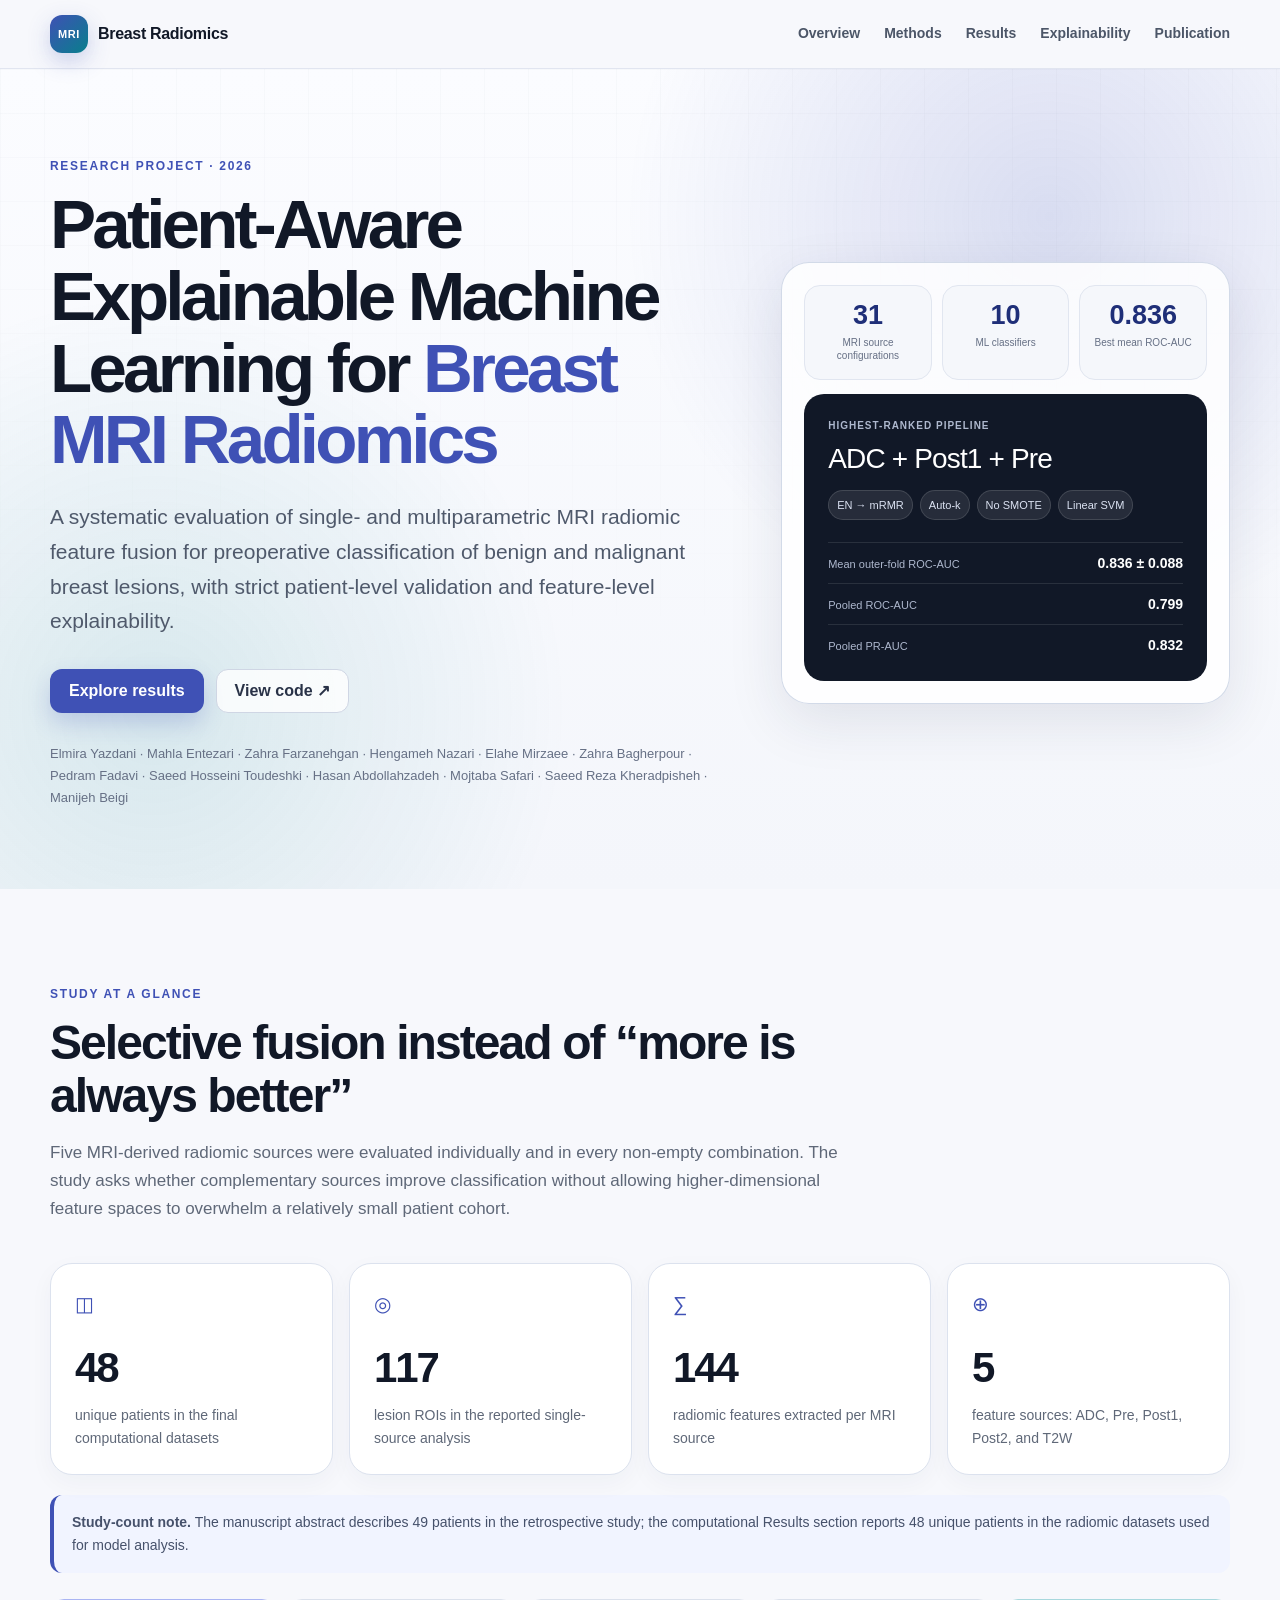
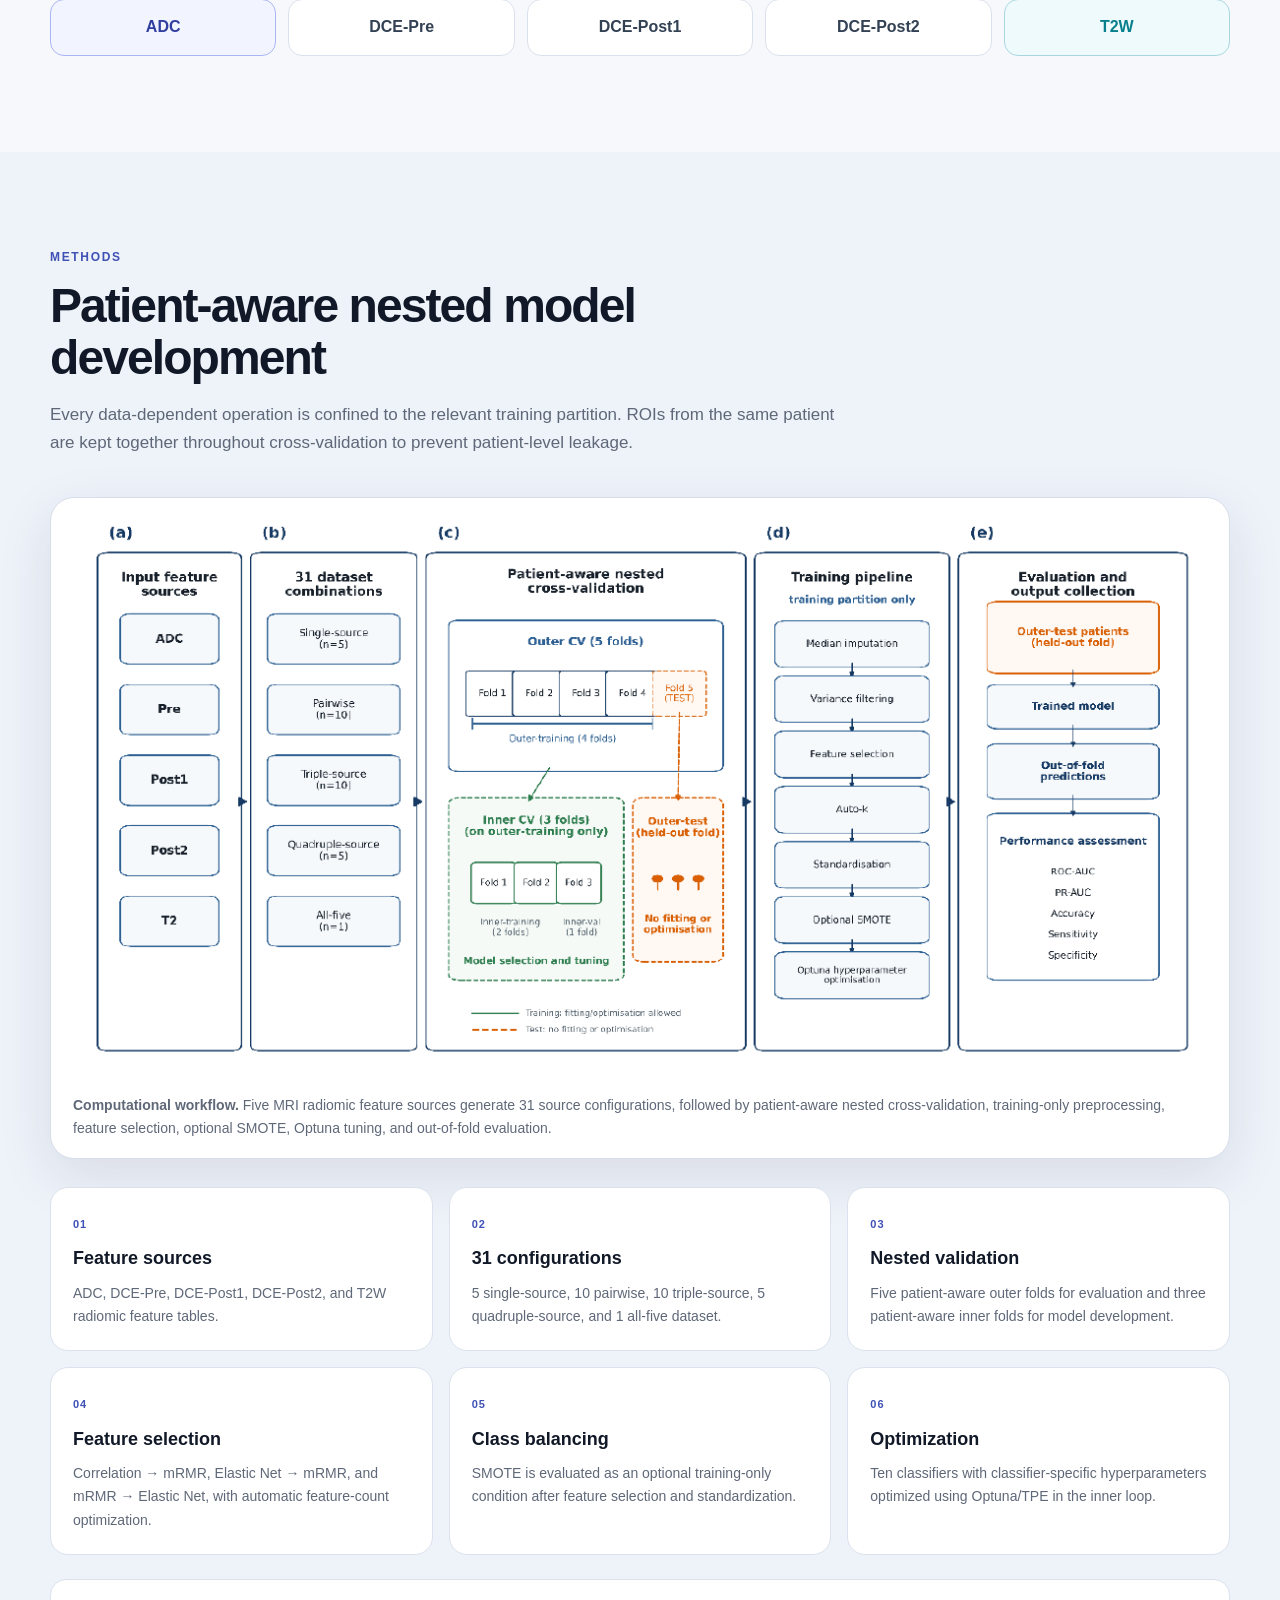
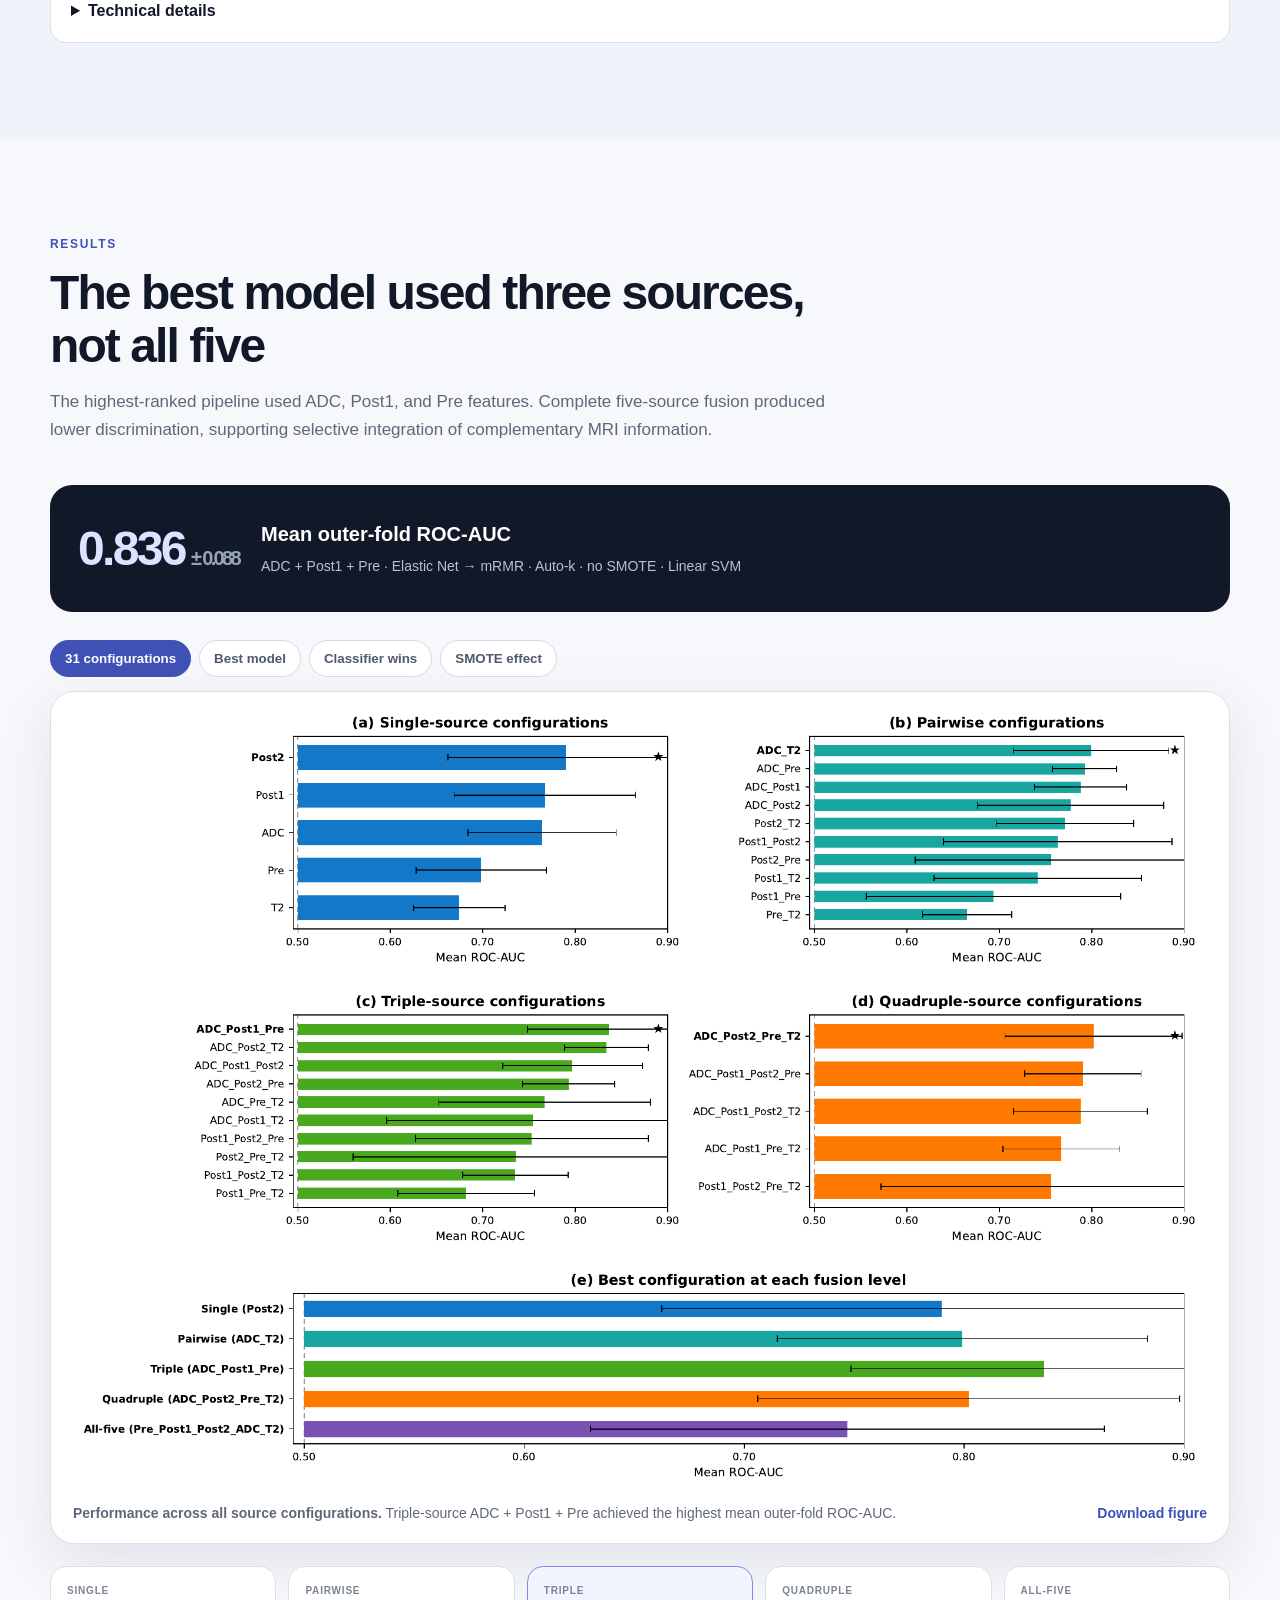
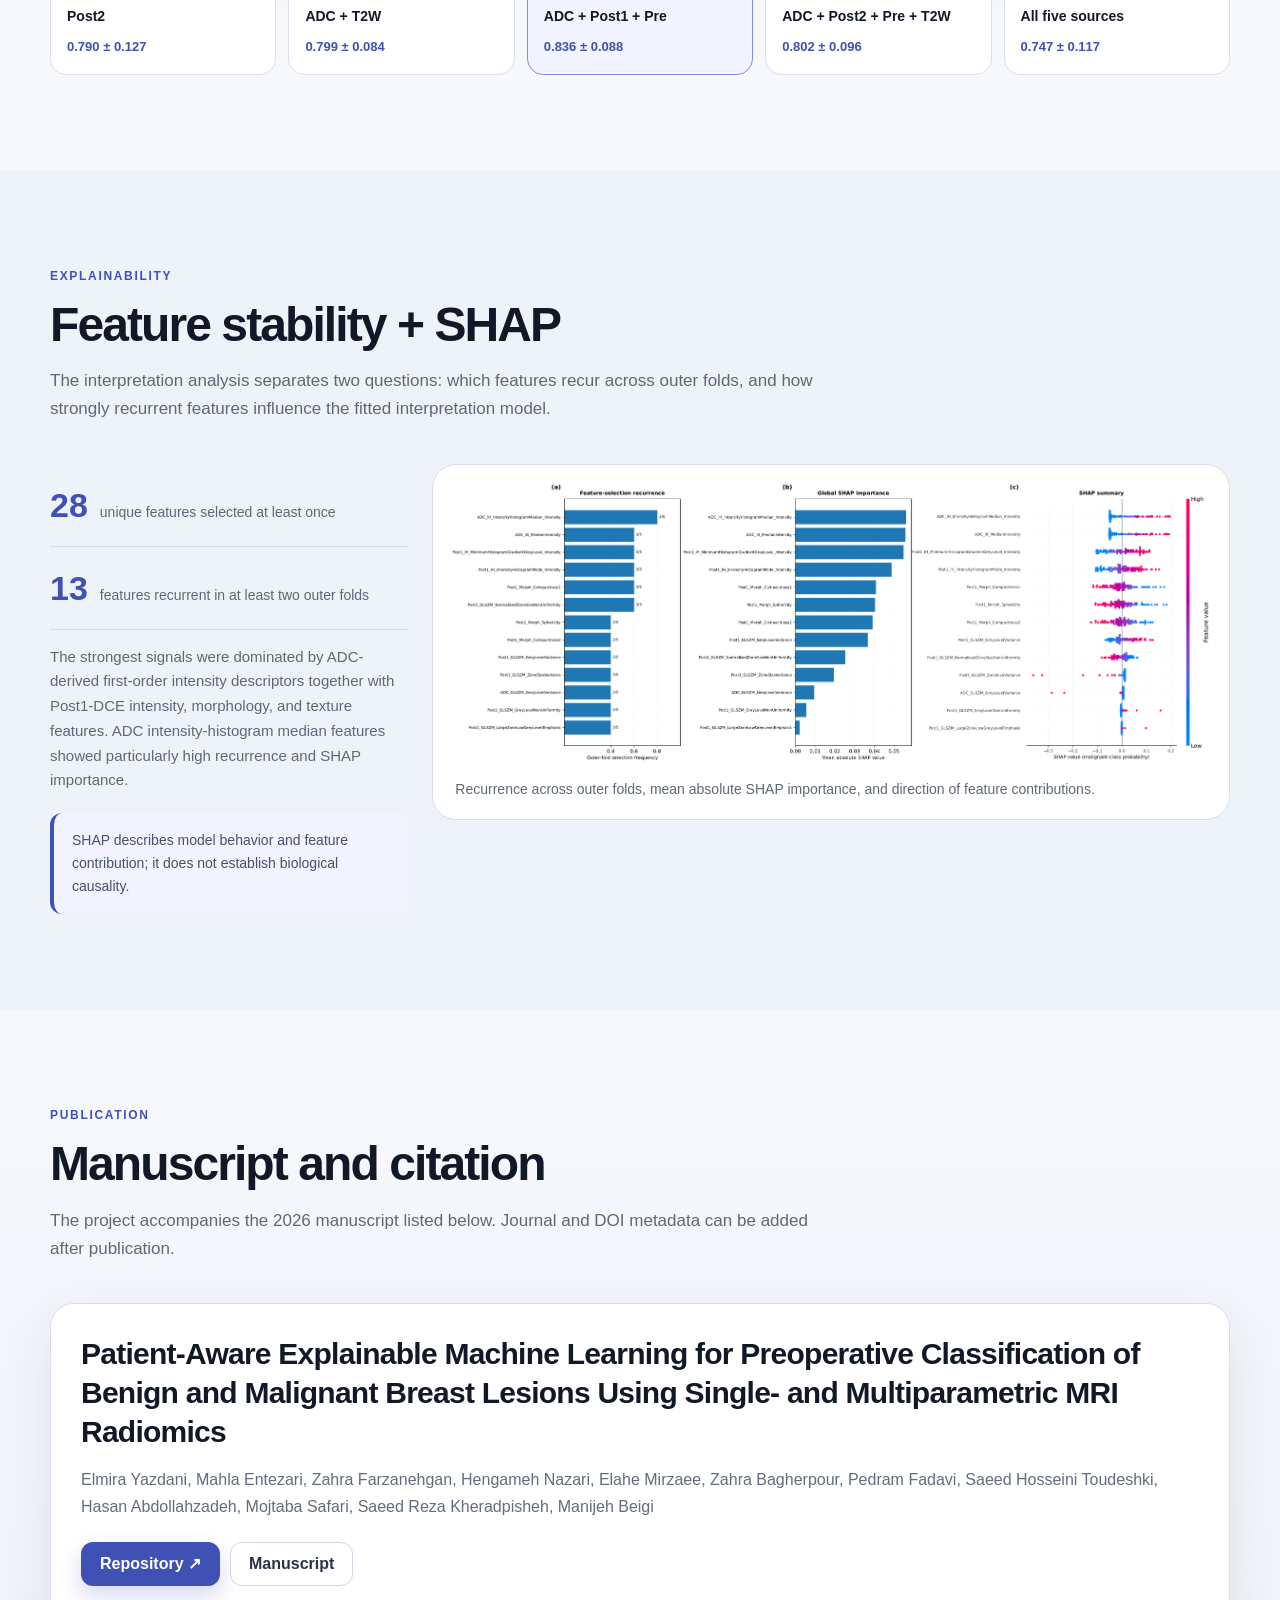
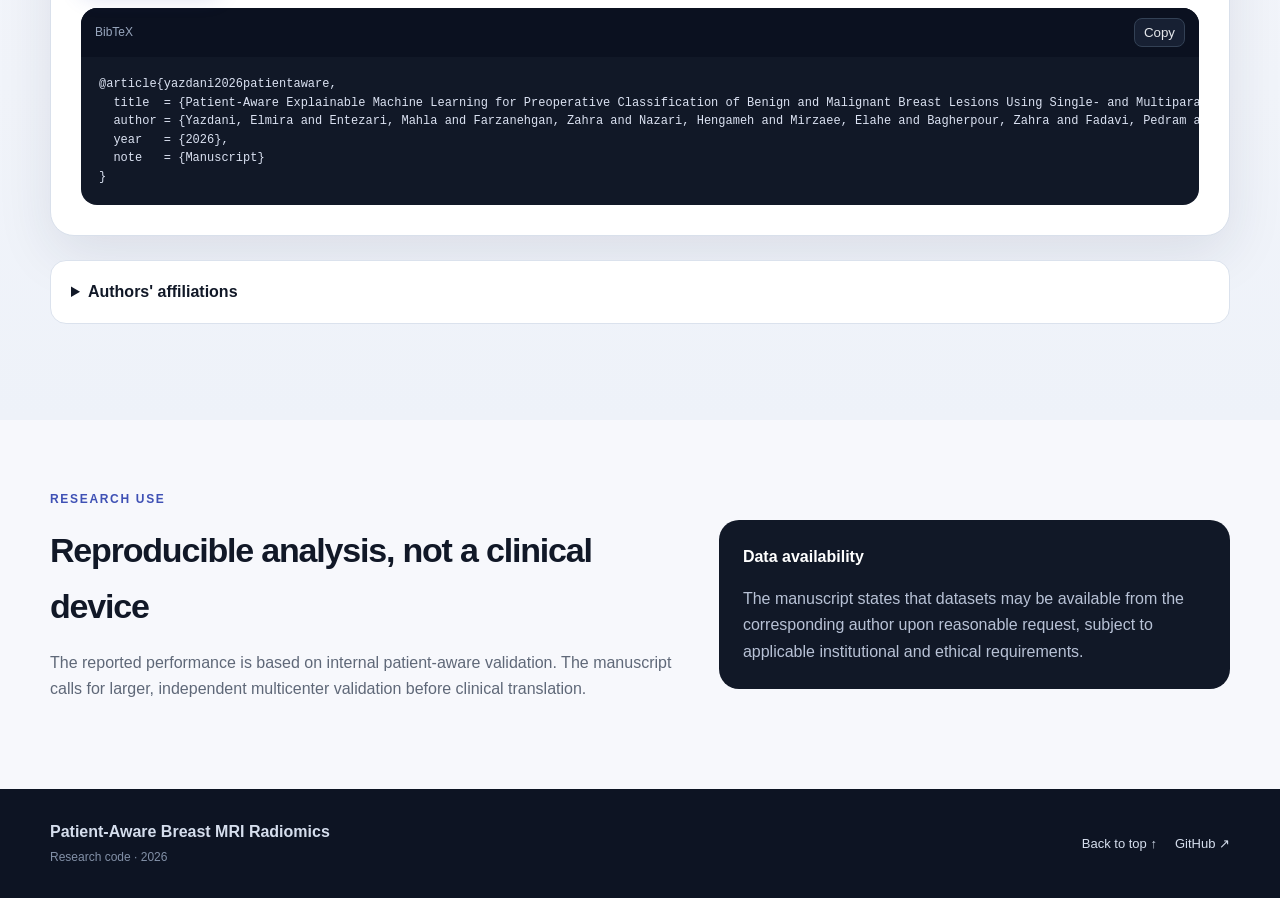
<file: breast_mri_radiomics_site/index.html>
<!doctype html>
<html lang="en">
<head>
  <meta charset="utf-8" />
  <meta name="viewport" content="width=device-width, initial-scale=1" />
  <meta name="description" content="Patient-aware explainable machine learning for benign and malignant breast lesion classification using single- and multiparametric MRI radiomics." />
  <meta name="theme-color" content="#111827" />
  <meta property="og:title" content="Patient-Aware Breast MRI Radiomics" />
  <meta property="og:description" content="Explainable patient-aware machine learning with selective multiparametric MRI radiomic feature fusion." />
  <meta property="og:type" content="website" />
  <meta property="og:image" content="assets/overall-performance.png" />
  <title>Patient-Aware Breast MRI Radiomics</title>
  <link rel="icon" href="assets/favicon.svg" type="image/svg+xml" />
  <link rel="stylesheet" href="styles.css" />
</head>
<body>
  <a class="skip-link" href="#main">Skip to content</a>

  <header class="site-header" id="top">
    <div class="container nav-wrap">
      <a class="brand" href="#top" aria-label="Home">
        <span class="brand-mark">MRI</span>
        <span>Breast Radiomics</span>
      </a>
      <button class="nav-toggle" id="navToggle" aria-label="Toggle navigation" aria-expanded="false">☰</button>
      <nav class="nav" id="navMenu" aria-label="Primary navigation">
        <a href="#overview">Overview</a>
        <a href="#methods">Methods</a>
        <a href="#results">Results</a>
        <a href="#explainability">Explainability</a>
        <a href="#publication">Publication</a>
      </nav>
    </div>
  </header>

  <main id="main">
    <section class="hero section-shell">
      <div class="hero-grid container">
        <div class="hero-copy reveal">
          <div class="eyebrow">Research project · 2026</div>
          <h1>Patient-Aware Explainable Machine Learning for <span>Breast MRI Radiomics</span></h1>
          <p class="hero-lead">
            A systematic evaluation of single- and multiparametric MRI radiomic feature fusion for
            preoperative classification of benign and malignant breast lesions, with strict patient-level
            validation and feature-level explainability.
          </p>
          <div class="hero-actions">
            <a class="button primary" href="#results">Explore results</a>
            <a class="button secondary config-github" href="#" target="_blank" rel="noreferrer">View code ↗</a>
          </div>
          <div class="author-line">
            Elmira Yazdani · Mahla Entezari · Zahra Farzanehgan · Hengameh Nazari · Elahe Mirzaee ·
            Zahra Bagherpour · Pedram Fadavi · Saeed Hosseini Toudeshki · Hasan Abdollahzadeh ·
            Mojtaba Safari · Saeed Reza Kheradpisheh · Manijeh Beigi
          </div>
        </div>

        <div class="hero-panel reveal delay-1">
          <div class="metric-row">
            <div><strong>31</strong><span>MRI source configurations</span></div>
            <div><strong>10</strong><span>ML classifiers</span></div>
            <div><strong>0.836</strong><span>Best mean ROC-AUC</span></div>
          </div>
          <div class="hero-model-card">
            <div class="mini-label">Highest-ranked pipeline</div>
            <div class="pipeline-name">ADC + Post1 + Pre</div>
            <div class="pipeline-tags">
              <span>EN → mRMR</span><span>Auto-k</span><span>No SMOTE</span><span>Linear SVM</span>
            </div>
            <div class="model-score">
              <div><span>Mean outer-fold ROC-AUC</span><strong>0.836 ± 0.088</strong></div>
              <div><span>Pooled ROC-AUC</span><strong>0.799</strong></div>
              <div><span>Pooled PR-AUC</span><strong>0.832</strong></div>
            </div>
          </div>
        </div>
      </div>
    </section>

    <section id="overview" class="section">
      <div class="container">
        <div class="section-heading reveal">
          <div class="eyebrow">Study at a glance</div>
          <h2>Selective fusion instead of “more is always better”</h2>
          <p>
            Five MRI-derived radiomic sources were evaluated individually and in every non-empty combination.
            The study asks whether complementary sources improve classification without allowing higher-dimensional
            feature spaces to overwhelm a relatively small patient cohort.
          </p>
        </div>

        <div class="stats-grid reveal delay-1">
          <article class="stat-card"><span class="stat-icon">◫</span><strong>48</strong><p>unique patients in the final computational datasets</p></article>
          <article class="stat-card"><span class="stat-icon">◎</span><strong>117</strong><p>lesion ROIs in the reported single-source analysis</p></article>
          <article class="stat-card"><span class="stat-icon">∑</span><strong>144</strong><p>radiomic features extracted per MRI source</p></article>
          <article class="stat-card"><span class="stat-icon">⊕</span><strong>5</strong><p>feature sources: ADC, Pre, Post1, Post2, and T2W</p></article>
        </div>

        <div class="note-box reveal">
          <strong>Study-count note.</strong> The manuscript abstract describes 49 patients in the retrospective study;
          the computational Results section reports 48 unique patients in the radiomic datasets used for model analysis.
        </div>

        <div class="source-strip reveal">
          <div class="source-pill adc">ADC</div>
          <div class="source-pill">DCE-Pre</div>
          <div class="source-pill">DCE-Post1</div>
          <div class="source-pill">DCE-Post2</div>
          <div class="source-pill t2">T2W</div>
        </div>
      </div>
    </section>

    <section id="methods" class="section alt">
      <div class="container">
        <div class="section-heading reveal">
          <div class="eyebrow">Methods</div>
          <h2>Patient-aware nested model development</h2>
          <p>
            Every data-dependent operation is confined to the relevant training partition. ROIs from the same
            patient are kept together throughout cross-validation to prevent patient-level leakage.
          </p>
        </div>

        <figure class="figure-card reveal">
          <img src="assets/workflow.png" alt="Patient-aware nested cross-validation workflow with five MRI feature sources, 31 source combinations, training-only preprocessing, and held-out outer-test evaluation" loading="lazy" />
          <figcaption>
            <strong>Computational workflow.</strong> Five MRI radiomic feature sources generate 31 source configurations,
            followed by patient-aware nested cross-validation, training-only preprocessing, feature selection,
            optional SMOTE, Optuna tuning, and out-of-fold evaluation.
          </figcaption>
        </figure>

        <div class="method-grid reveal">
          <article class="method-card">
            <span>01</span><h3>Feature sources</h3>
            <p>ADC, DCE-Pre, DCE-Post1, DCE-Post2, and T2W radiomic feature tables.</p>
          </article>
          <article class="method-card">
            <span>02</span><h3>31 configurations</h3>
            <p>5 single-source, 10 pairwise, 10 triple-source, 5 quadruple-source, and 1 all-five dataset.</p>
          </article>
          <article class="method-card">
            <span>03</span><h3>Nested validation</h3>
            <p>Five patient-aware outer folds for evaluation and three patient-aware inner folds for model development.</p>
          </article>
          <article class="method-card">
            <span>04</span><h3>Feature selection</h3>
            <p>Correlation → mRMR, Elastic Net → mRMR, and mRMR → Elastic Net, with automatic feature-count optimization.</p>
          </article>
          <article class="method-card">
            <span>05</span><h3>Class balancing</h3>
            <p>SMOTE is evaluated as an optional training-only condition after feature selection and standardization.</p>
          </article>
          <article class="method-card">
            <span>06</span><h3>Optimization</h3>
            <p>Ten classifiers with classifier-specific hyperparameters optimized using Optuna/TPE in the inner loop.</p>
          </article>
        </div>

        <details class="method-details reveal">
          <summary>Technical details</summary>
          <div class="details-grid">
            <div><strong>Feature redundancy</strong><span>|Pearson r| &gt; 0.90</span></div>
            <div><strong>Missing values</strong><span>Training-derived median imputation</span></div>
            <div><strong>Primary metric</strong><span>Mean outer-fold ROC-AUC</span></div>
            <div><strong>Classification threshold</strong><span>0.5</span></div>
            <div><strong>Uncertainty</strong><span>2,000 patient-cluster bootstrap resamples</span></div>
            <div><strong>Software</strong><span>Python 3.13.9</span></div>
          </div>
        </details>
      </div>
    </section>

    <section id="results" class="section">
      <div class="container">
        <div class="section-heading reveal">
          <div class="eyebrow">Results</div>
          <h2>The best model used three sources, not all five</h2>
          <p>
            The highest-ranked pipeline used ADC, Post1, and Pre features. Complete five-source fusion produced
            lower discrimination, supporting selective integration of complementary MRI information.
          </p>
        </div>

        <div class="result-highlight reveal">
          <div class="result-number">0.836<span>± 0.088</span></div>
          <div>
            <h3>Mean outer-fold ROC-AUC</h3>
            <p>ADC + Post1 + Pre · Elastic Net → mRMR · Auto-k · no SMOTE · Linear SVM</p>
          </div>
        </div>

        <div class="figure-tabs reveal" role="tablist" aria-label="Result figures">
          <button class="figure-tab active" data-figure="overall" role="tab" aria-selected="true">31 configurations</button>
          <button class="figure-tab" data-figure="oof" role="tab" aria-selected="false">Best model</button>
          <button class="figure-tab" data-figure="classifiers" role="tab" aria-selected="false">Classifier wins</button>
          <button class="figure-tab" data-figure="smote" role="tab" aria-selected="false">SMOTE effect</button>
        </div>

        <div class="figure-stage reveal">
          <figure class="result-figure active" id="figure-overall">
            <img src="assets/overall-performance.png" alt="Classification performance across 31 MRI radiomic source configurations" loading="lazy" data-lightbox />
            <figcaption>
              <strong>Performance across all source configurations.</strong> Triple-source ADC + Post1 + Pre achieved the highest mean outer-fold ROC-AUC.
              <a href="assets/overall-performance.png" download>Download figure</a>
            </figcaption>
          </figure>
          <figure class="result-figure" id="figure-oof">
            <img src="assets/best-model-oof.png" alt="Pooled ROC, precision-recall, confusion matrix and calibration plots for the best model" loading="lazy" data-lightbox />
            <figcaption>
              <strong>Detailed out-of-fold performance.</strong> Pooled ROC-AUC 0.799, average precision 0.832, and Brier score 0.183.
              <a href="assets/best-model-oof.png" download>Download figure</a>
            </figcaption>
          </figure>
          <figure class="result-figure" id="figure-classifiers">
            <img src="assets/classifier-wins.png" alt="Number of source configurations in which each classifier ranked first" loading="lazy" data-lightbox />
            <figcaption>
              <strong>Classifier selection across 31 configurations.</strong> RBF SVM ranked first most often, while the single best overall pipeline used Linear SVM.
              <a href="assets/classifier-wins.png" download>Download figure</a>
            </figcaption>
          </figure>
          <figure class="result-figure" id="figure-smote">
            <img src="assets/smote-effect.png" alt="Difference in mean outer-fold ROC-AUC between SMOTE and no-SMOTE across source configurations" loading="lazy" data-lightbox />
            <figcaption>
              <strong>SMOTE was configuration-dependent.</strong> Its effect varied across source combinations and the best overall pipeline did not use SMOTE.
              <a href="assets/smote-effect.png" download>Download figure</a>
            </figcaption>
          </figure>
        </div>

        <div class="fusion-grid reveal">
          <article><span>Single</span><strong>Post2</strong><em>0.790 ± 0.127</em></article>
          <article><span>Pairwise</span><strong>ADC + T2W</strong><em>0.799 ± 0.084</em></article>
          <article class="winner"><span>Triple</span><strong>ADC + Post1 + Pre</strong><em>0.836 ± 0.088</em></article>
          <article><span>Quadruple</span><strong>ADC + Post2 + Pre + T2W</strong><em>0.802 ± 0.096</em></article>
          <article><span>All-five</span><strong>All five sources</strong><em>0.747 ± 0.117</em></article>
        </div>
      </div>
    </section>

    <section id="explainability" class="section alt">
      <div class="container">
        <div class="section-heading reveal">
          <div class="eyebrow">Explainability</div>
          <h2>Feature stability + SHAP</h2>
          <p>
            The interpretation analysis separates two questions: which features recur across outer folds, and how
            strongly recurrent features influence the fitted interpretation model.
          </p>
        </div>

        <div class="xai-layout reveal">
          <div class="xai-copy">
            <div class="xai-stat"><strong>28</strong><span>unique features selected at least once</span></div>
            <div class="xai-stat"><strong>13</strong><span>features recurrent in at least two outer folds</span></div>
            <p>
              The strongest signals were dominated by ADC-derived first-order intensity descriptors together with
              Post1-DCE intensity, morphology, and texture features. ADC intensity-histogram median features showed
              particularly high recurrence and SHAP importance.
            </p>
            <div class="note-box compact">
              SHAP describes model behavior and feature contribution; it does not establish biological causality.
            </div>
          </div>
          <figure class="figure-card clean">
            <img src="assets/feature-stability-shap.png" alt="Feature-selection recurrence, global SHAP importance and SHAP summary for the highest-ranked model" loading="lazy" data-lightbox />
            <figcaption>
              Recurrence across outer folds, mean absolute SHAP importance, and direction of feature contributions.
            </figcaption>
          </figure>
        </div>
      </div>
    </section>

    <section id="publication" class="section publication-section">
      <div class="container">
        <div class="section-heading reveal">
          <div class="eyebrow">Publication</div>
          <h2>Manuscript and citation</h2>
          <p>The project accompanies the 2026 manuscript listed below. Journal and DOI metadata can be added after publication.</p>
        </div>

        <div class="publication-card reveal">
          <h3>Patient-Aware Explainable Machine Learning for Preoperative Classification of Benign and Malignant Breast Lesions Using Single- and Multiparametric MRI Radiomics</h3>
          <p class="authors">
            Elmira Yazdani, Mahla Entezari, Zahra Farzanehgan, Hengameh Nazari, Elahe Mirzaee, Zahra Bagherpour,
            Pedram Fadavi, Saeed Hosseini Toudeshki, Hasan Abdollahzadeh, Mojtaba Safari,
            Saeed Reza Kheradpisheh, Manijeh Beigi
          </p>
          <div class="pub-actions">
            <a class="button primary config-github" href="#" target="_blank" rel="noreferrer">Repository ↗</a>
            <a class="button secondary config-paper" href="#publication">Manuscript</a>
          </div>

          <div class="citation-wrap">
            <div class="citation-head"><span>BibTeX</span><button id="copyCitation" type="button">Copy</button></div>
            <pre id="citationText"><code>@article{yazdani2026patientaware,
  title  = {Patient-Aware Explainable Machine Learning for Preoperative Classification of Benign and Malignant Breast Lesions Using Single- and Multiparametric MRI Radiomics},
  author = {Yazdani, Elmira and Entezari, Mahla and Farzanehgan, Zahra and Nazari, Hengameh and Mirzaee, Elahe and Bagherpour, Zahra and Fadavi, Pedram and Hosseini Toudeshki, Saeed and Abdollahzadeh, Hasan and Safari, Mojtaba and Kheradpisheh, Saeed Reza and Beigi, Manijeh},
  year   = {2026},
  note   = {Manuscript}
}</code></pre>
          </div>
        </div>

        <details class="affiliations reveal">
          <summary>Authors' affiliations</summary>
          <ol>
            <li>Department of Medical Physics, School of Medicine, Iran University of Medical Sciences, Tehran, Iran</li>
            <li>Department of Computer and Data Sciences, Faculty of Mathematical Sciences, Shahid Beheshti University, Tehran, Iran</li>
            <li>Department of Radiology and Nuclear Medicine, School of Medicine, Mazandaran University of Medical Sciences, Mazandaran, Iran</li>
            <li>Department of Radiation Oncology, School of Medicine, Iran University of Medical Sciences, Tehran, Iran</li>
            <li>Breast Health &amp; Cancer Research Center, Iran University of Medical Sciences, Tehran, Iran</li>
            <li>Department of Radiation Oncology, Sepid Nikan Hospital, Arina Imaging Center, Tehran, Iran</li>
            <li>School of Medicine, Tehran University of Medical Sciences, Tehran, Iran</li>
            <li>Department of Radiation and Cellular Oncology, The University of Chicago, Chicago, IL, USA</li>
          </ol>
        </details>
      </div>
    </section>

    <section class="section data-section">
      <div class="container data-grid reveal">
        <div>
          <div class="eyebrow">Research use</div>
          <h2>Reproducible analysis, not a clinical device</h2>
          <p>
            The reported performance is based on internal patient-aware validation. The manuscript calls for larger,
            independent multicenter validation before clinical translation.
          </p>
        </div>
        <div class="data-card">
          <strong>Data availability</strong>
          <p>The manuscript states that datasets may be available from the corresponding author upon reasonable request, subject to applicable institutional and ethical requirements.</p>
        </div>
      </div>
    </section>
  </main>

  <footer class="footer">
    <div class="container footer-grid">
      <div><strong>Patient-Aware Breast MRI Radiomics</strong><span>Research code · 2026</span></div>
      <div class="footer-links"><a href="#top">Back to top ↑</a><a class="config-github" href="#" target="_blank" rel="noreferrer">GitHub ↗</a></div>
    </div>
  </footer>

  <div class="lightbox" id="lightbox" aria-hidden="true" role="dialog" aria-label="Figure preview">
    <button id="lightboxClose" aria-label="Close figure preview">×</button>
    <img id="lightboxImage" alt="Expanded figure" />
  </div>

  <script src="site-config.js"></script>
  <script src="script.js"></script>
</body>
</html>
</file>
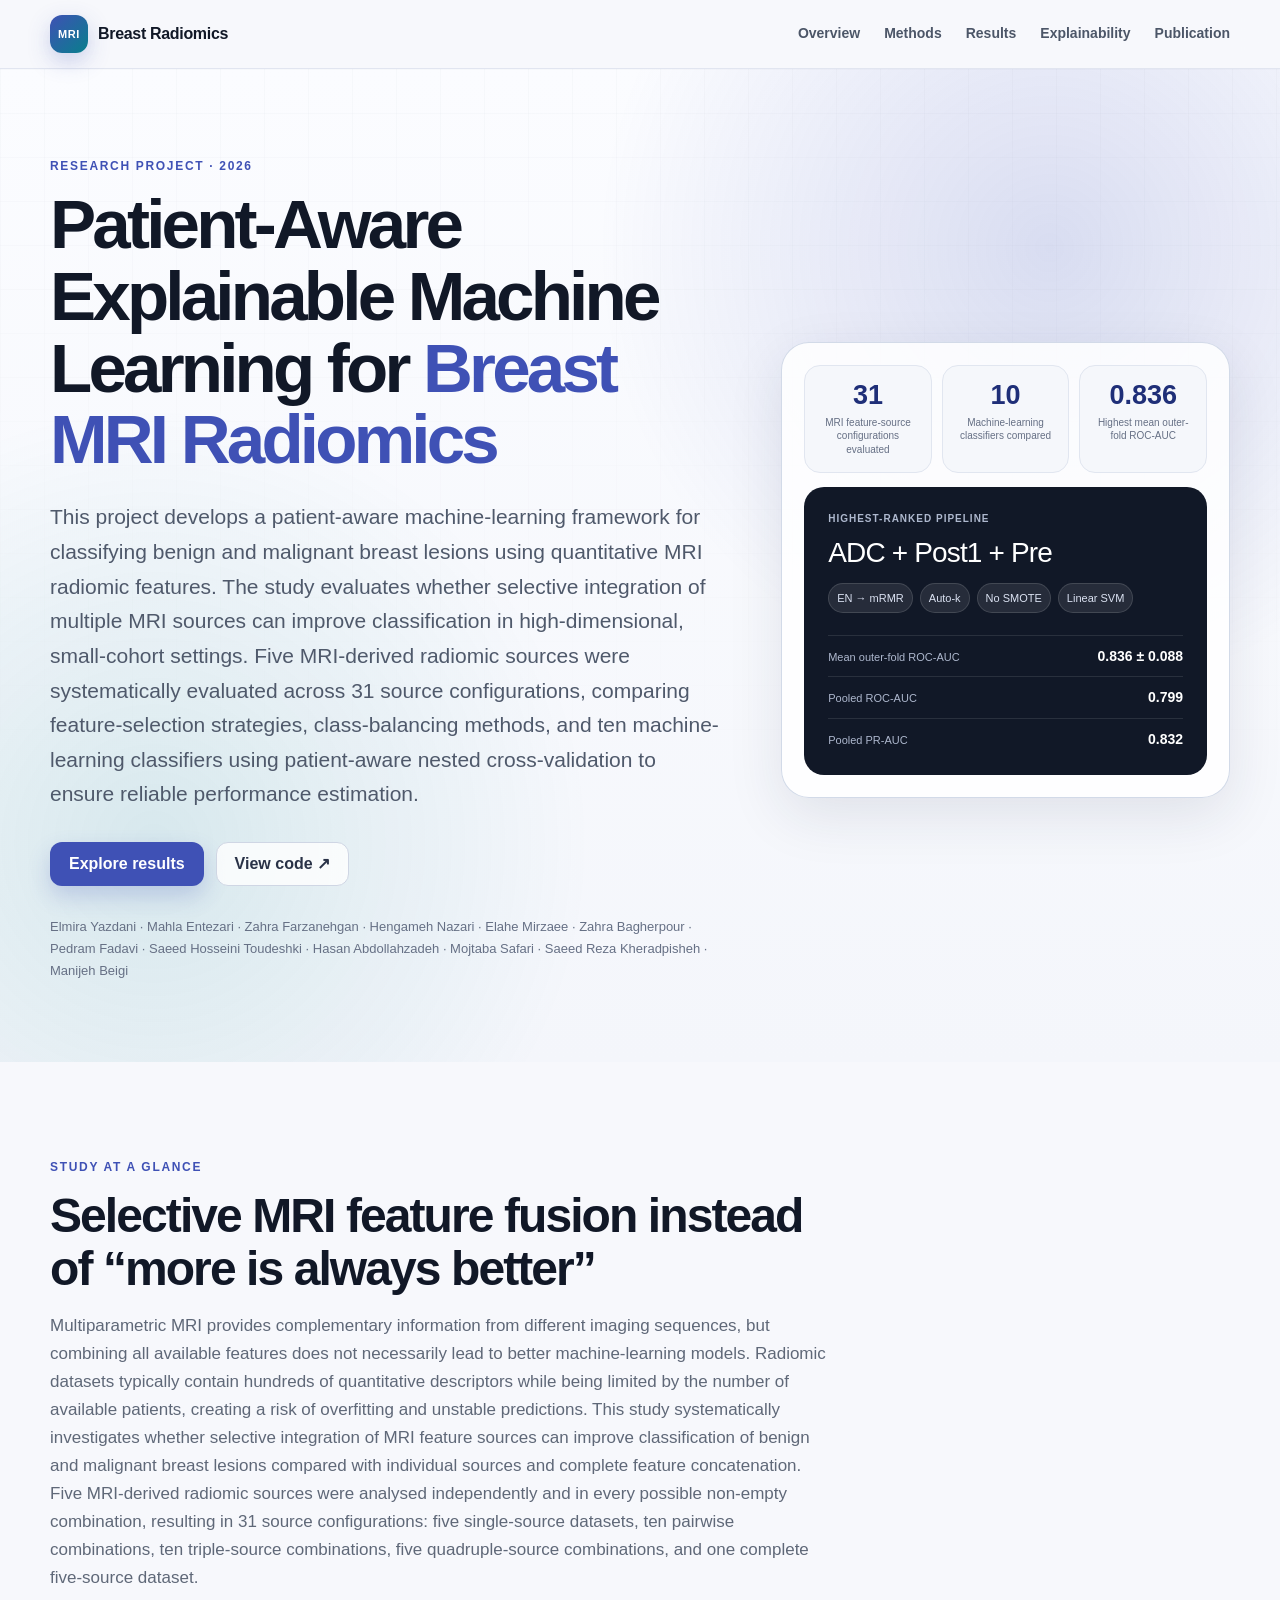
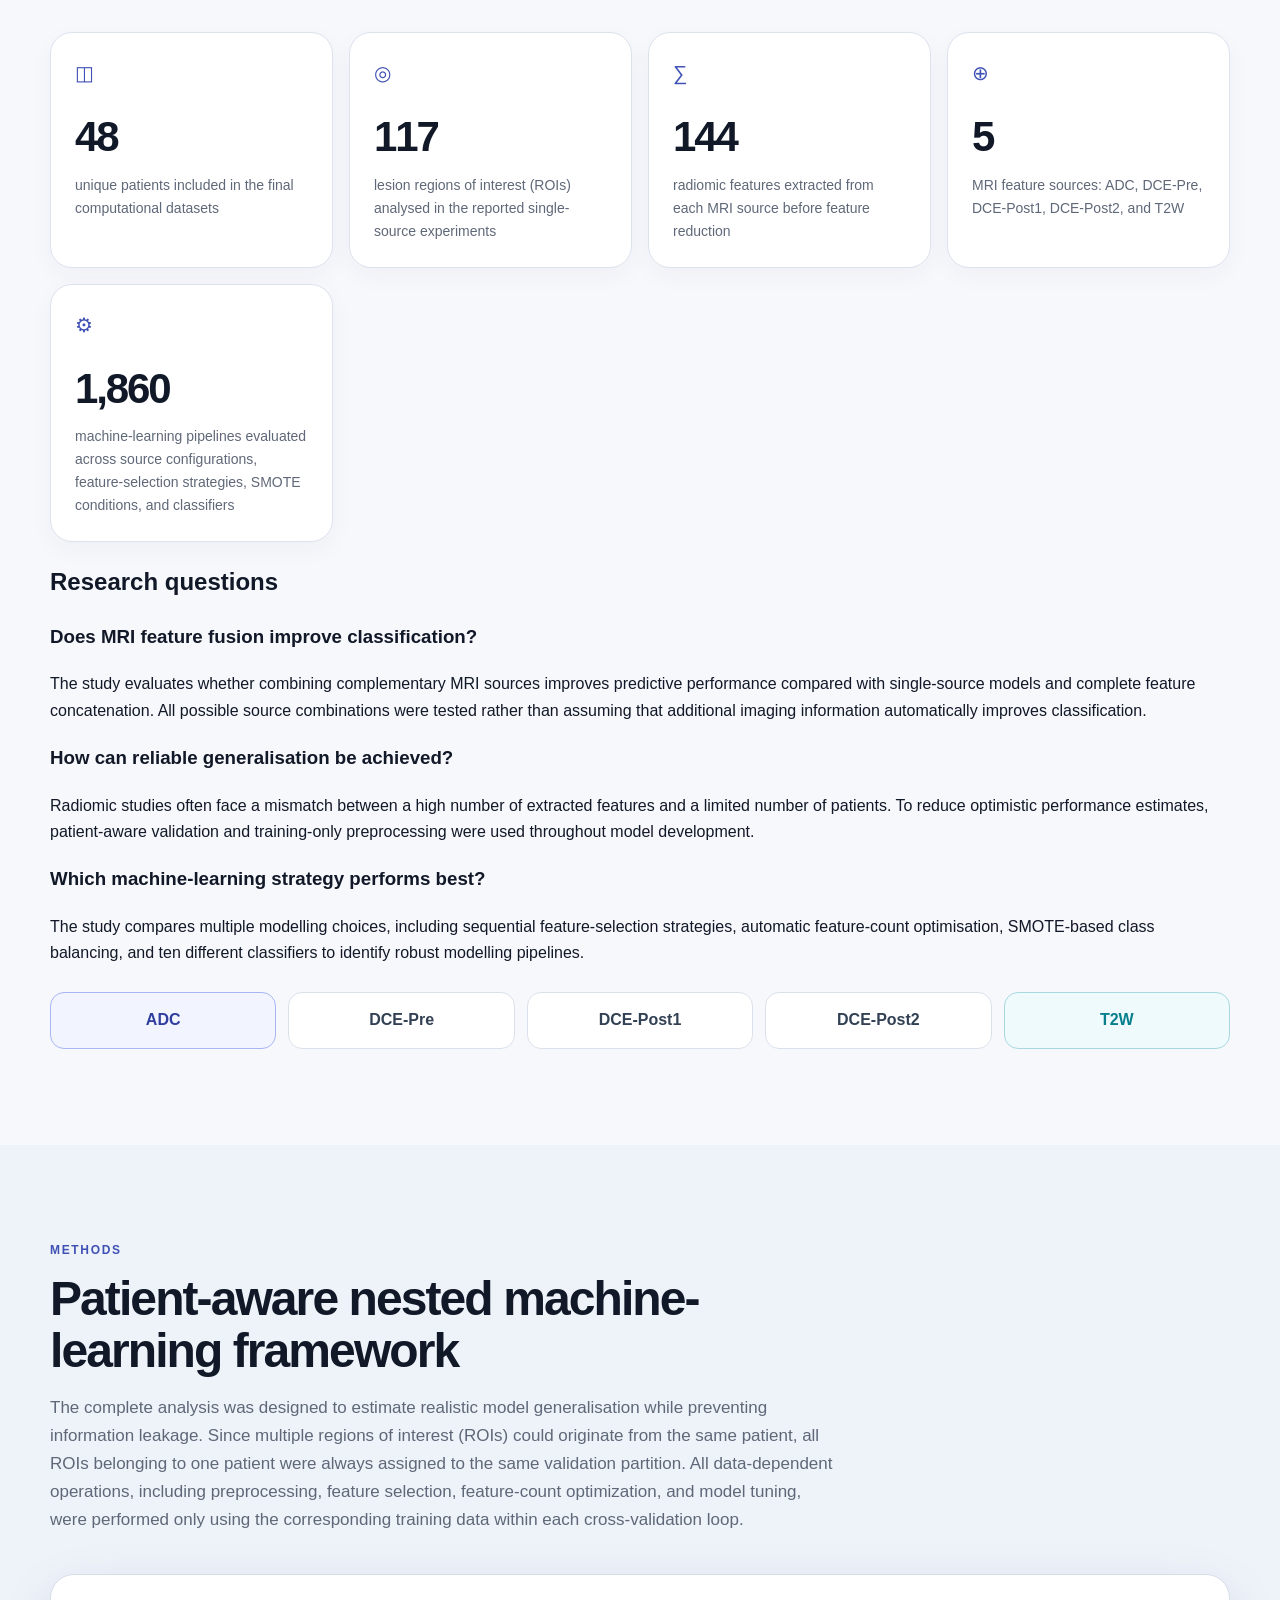
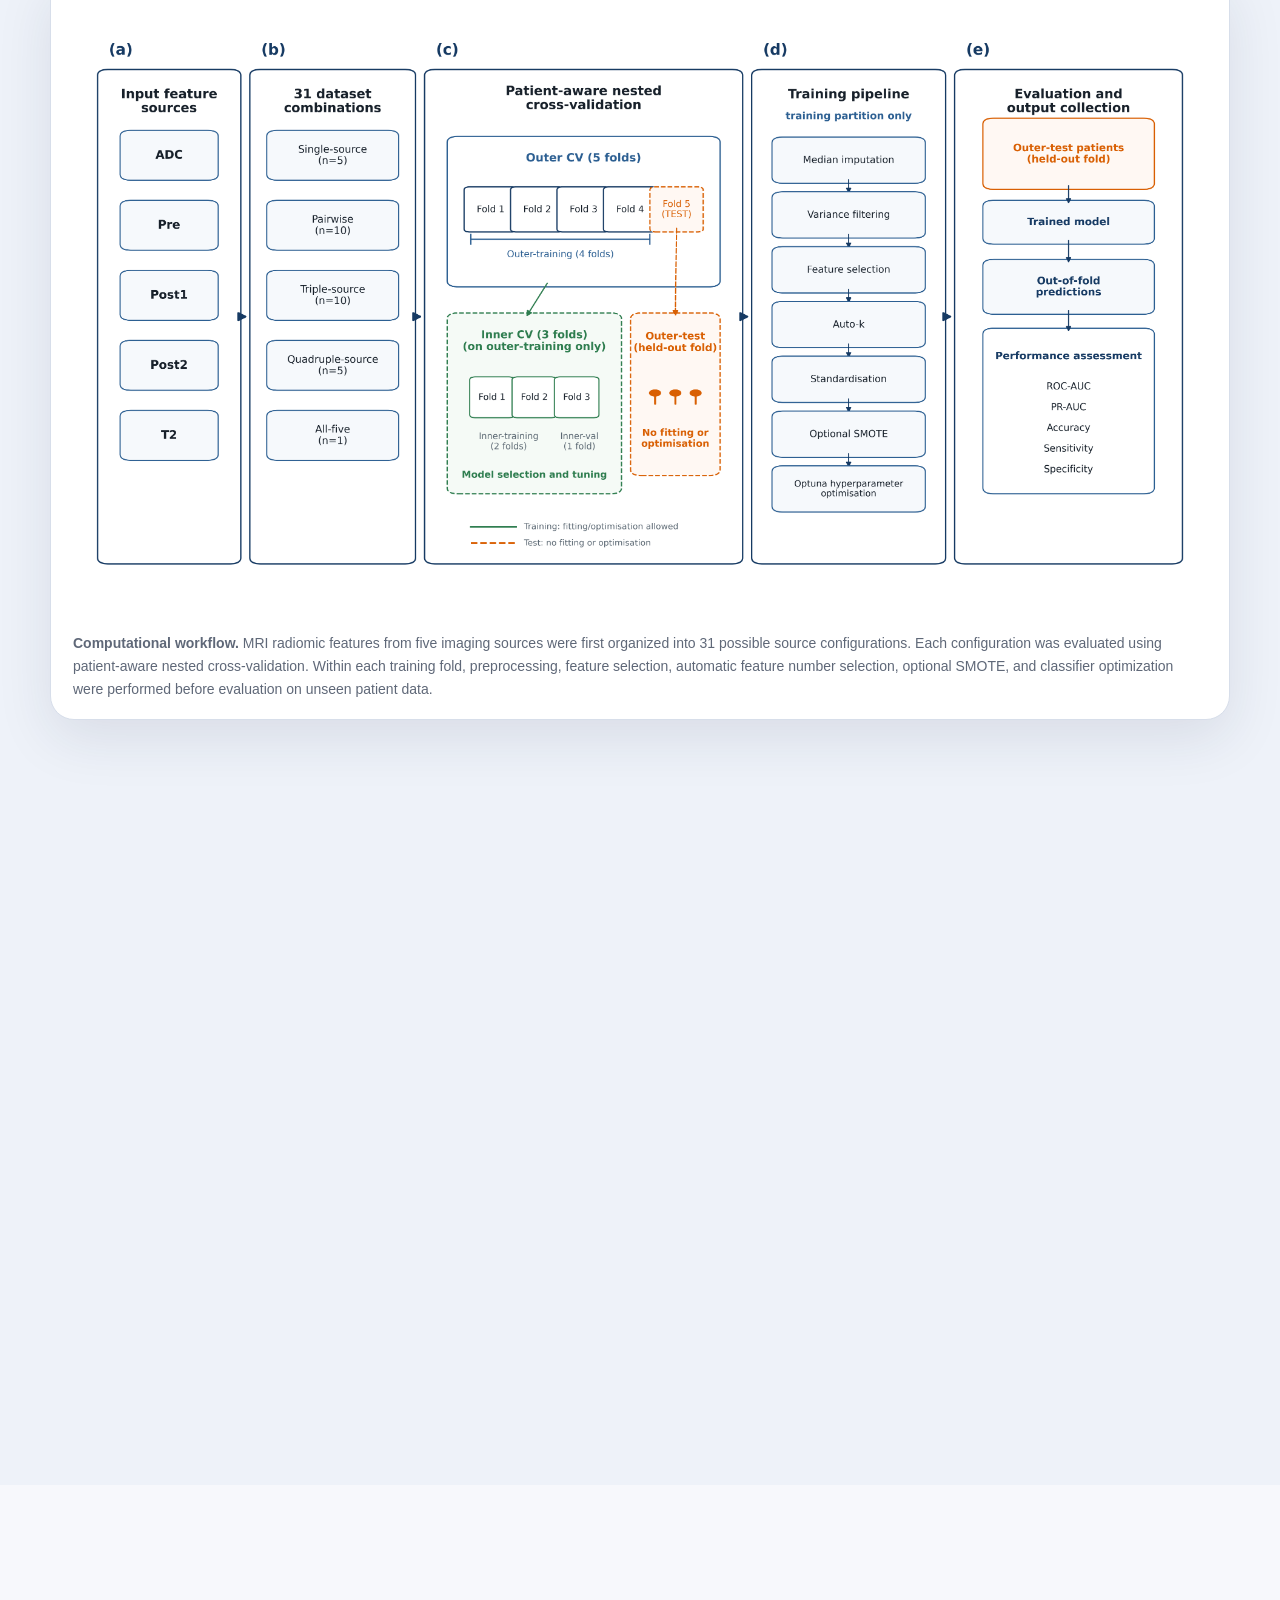
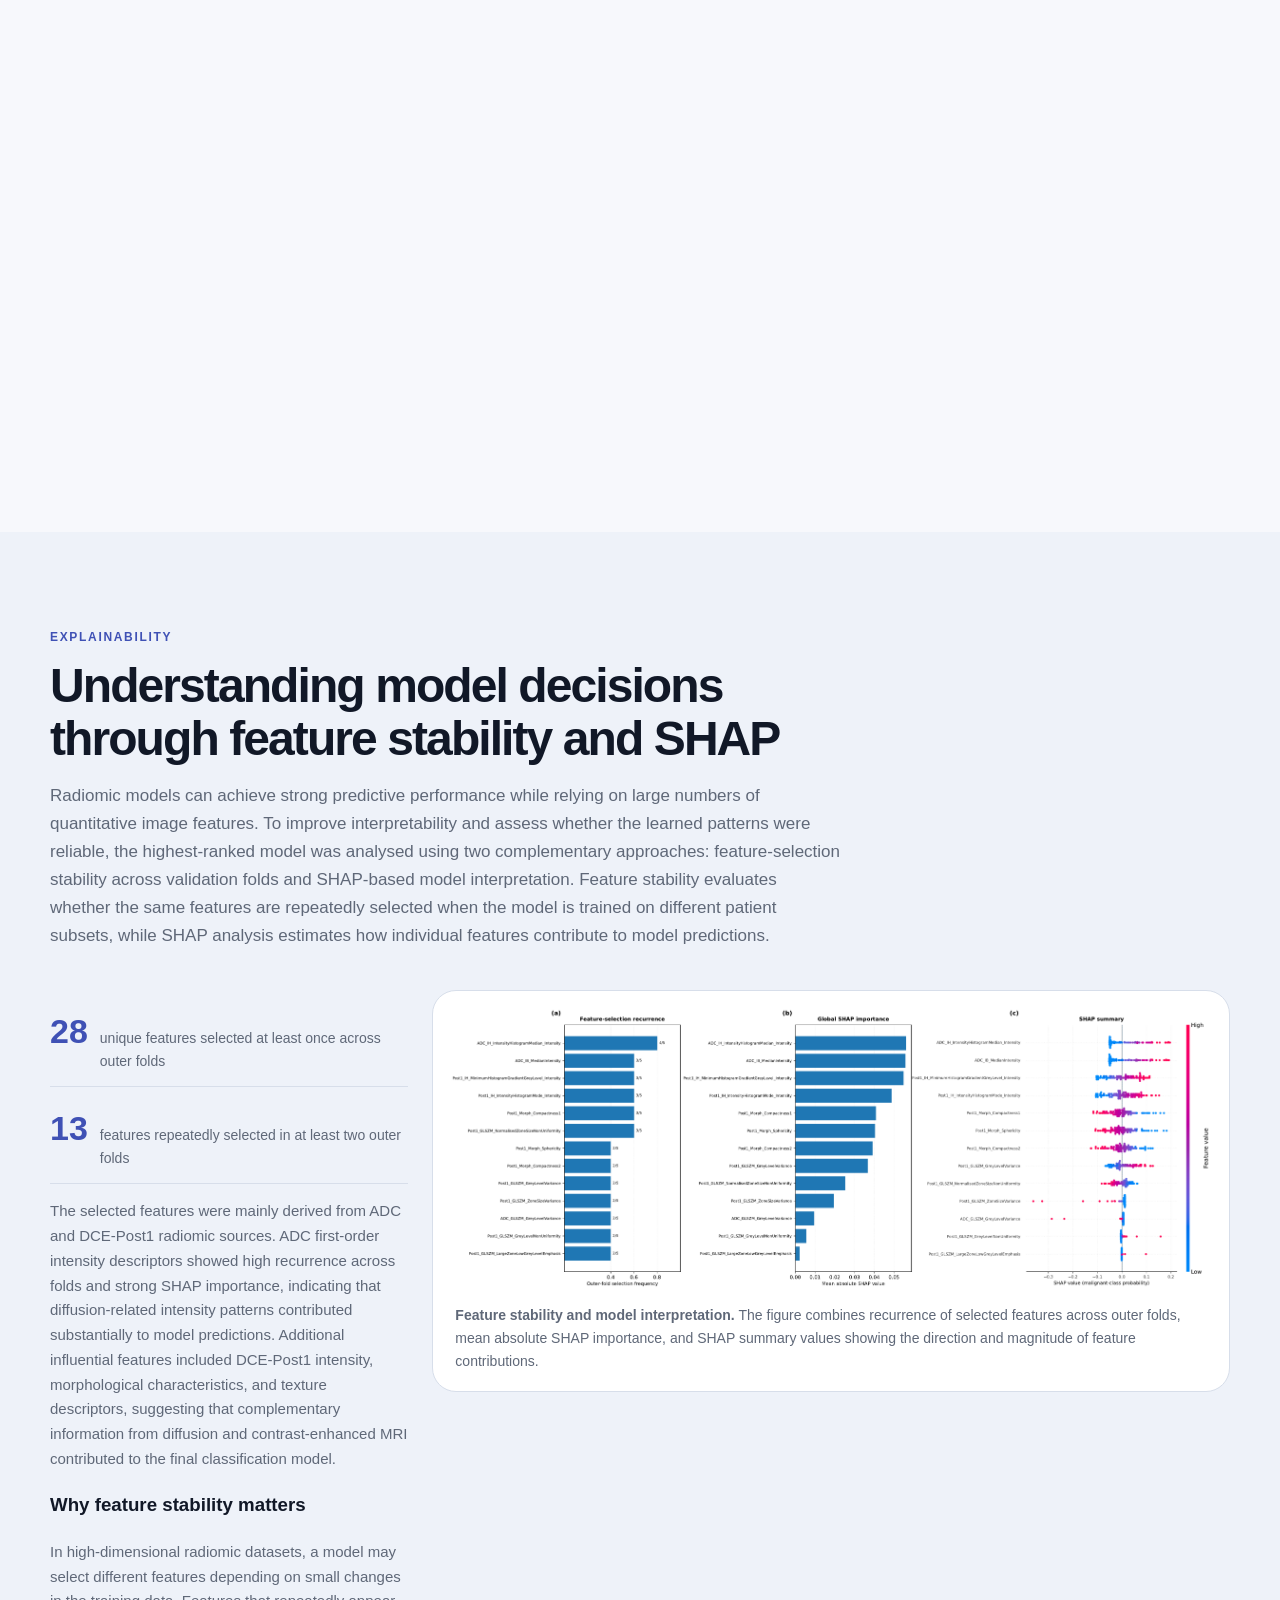
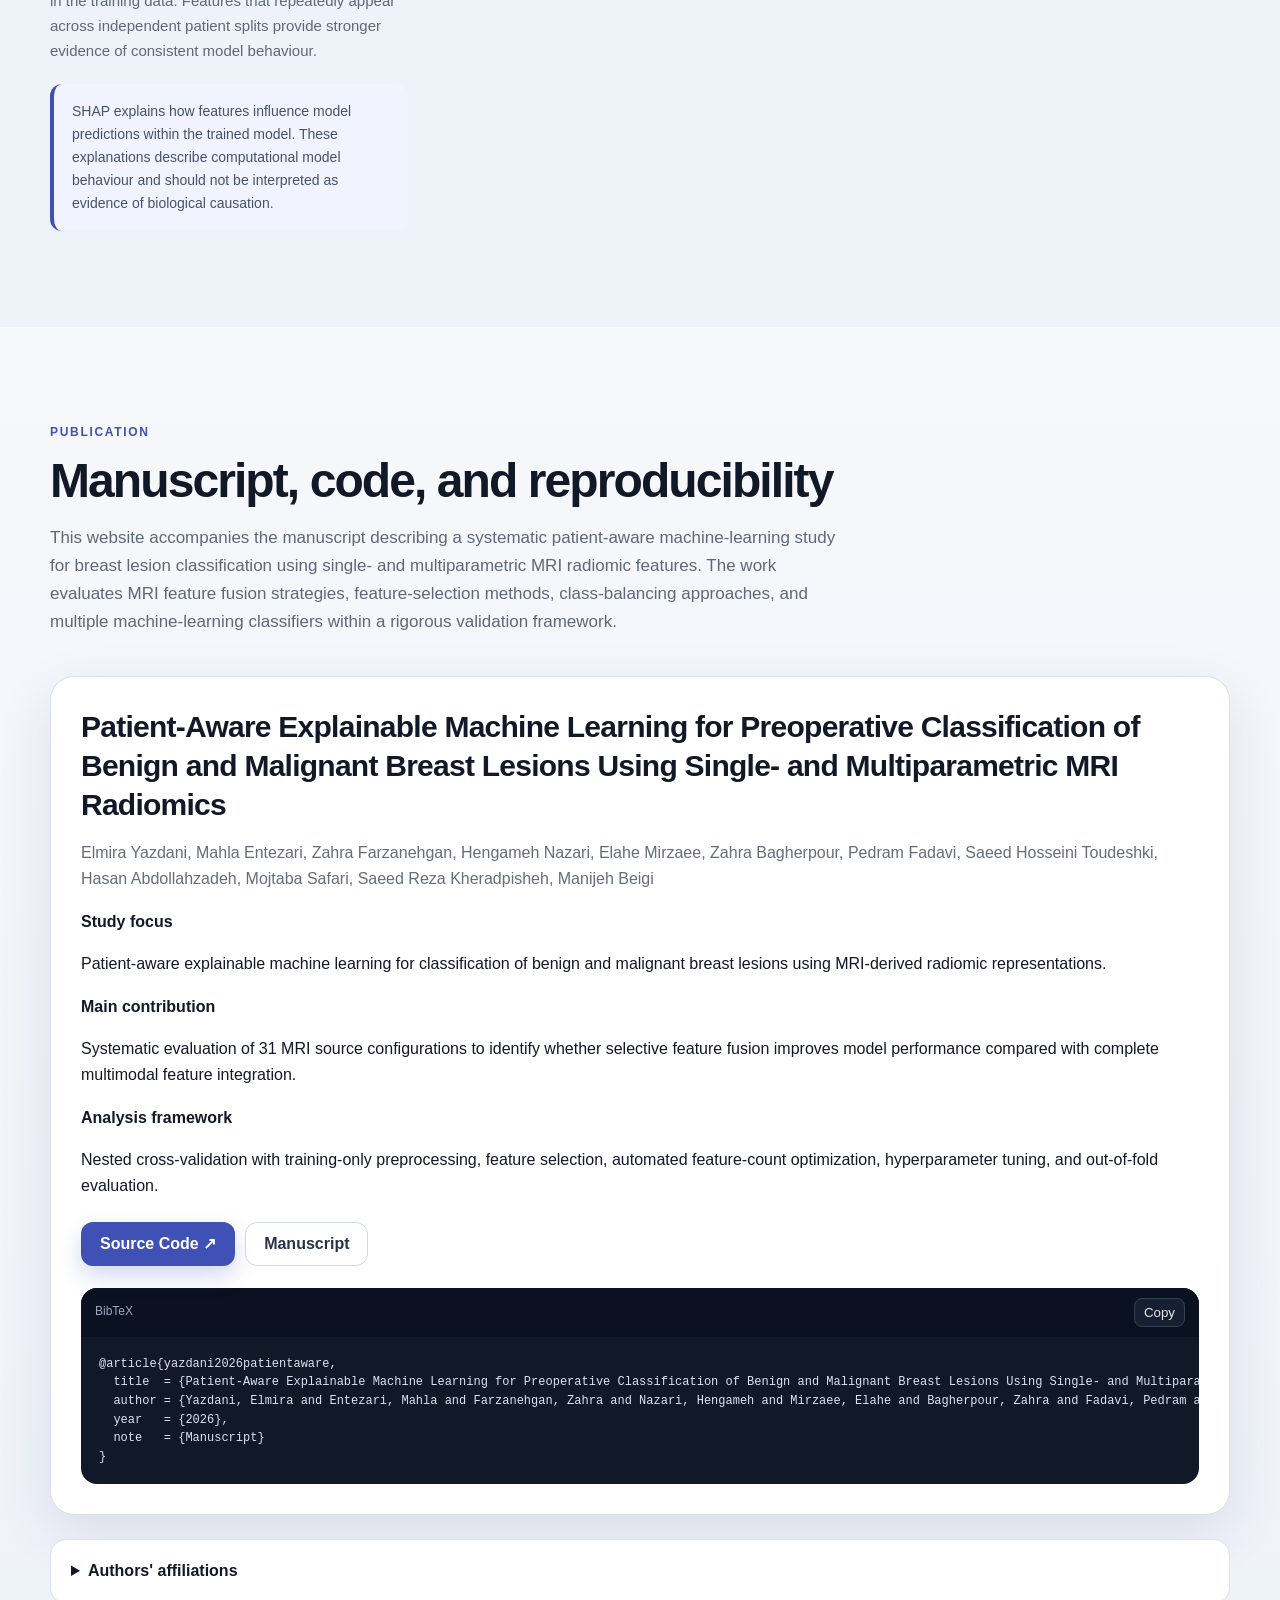
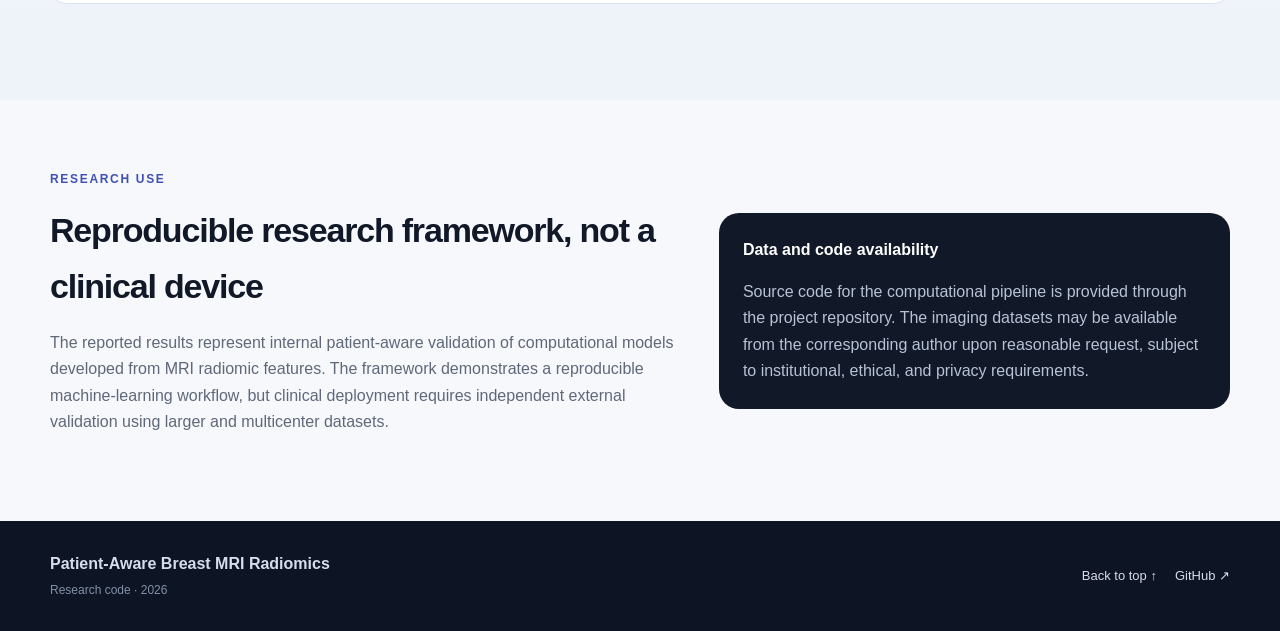
<file: docs/index.html>
<!doctype html>
<html lang="en">
<head>
  <meta charset="utf-8" />
  <meta name="viewport" content="width=device-width, initial-scale=1" />
  <meta name="description" content="Patient-aware explainable machine learning for benign and malignant breast lesion classification using single- and multiparametric MRI radiomics." />
  <meta name="theme-color" content="#111827" />
  <meta property="og:title" content="Patient-Aware Breast MRI Radiomics" />
  <meta property="og:description" content="Explainable patient-aware machine learning with selective multiparametric MRI radiomic feature fusion." />
  <meta property="og:type" content="website" />
  <meta property="og:image" content="assets/overall-performance.png" />
  <title>Patient-Aware Breast MRI Radiomics</title>
  <link rel="icon" href="assets/favicon.svg" type="image/svg+xml" />
  <link rel="stylesheet" href="styles.css" />
</head>
<body>
  <a class="skip-link" href="#main">Skip to content</a>

  <header class="site-header" id="top">
    <div class="container nav-wrap">
      <a class="brand" href="#top" aria-label="Home">
        <span class="brand-mark">MRI</span>
        <span>Breast Radiomics</span>
      </a>
      <button class="nav-toggle" id="navToggle" aria-label="Toggle navigation" aria-expanded="false">☰</button>
      <nav class="nav" id="navMenu" aria-label="Primary navigation">
        <a href="#overview">Overview</a>
        <a href="#methods">Methods</a>
        <a href="#results">Results</a>
        <a href="#explainability">Explainability</a>
        <a href="#publication">Publication</a>
      </nav>
    </div>
  </header>

  <main id="main">
    <section class="hero section-shell">
      <div class="hero-grid container">
        <div class="hero-copy reveal">
          <div class="eyebrow">Research project · 2026</div>
          <h1>Patient-Aware Explainable Machine Learning for <span>Breast MRI Radiomics</span></h1>
          <p class="hero-lead">
          This project develops a patient-aware machine-learning framework for
          classifying benign and malignant breast lesions using quantitative MRI
          radiomic features. The study evaluates whether selective integration of
          multiple MRI sources can improve classification in high-dimensional,
          small-cohort settings.

          Five MRI-derived radiomic sources were systematically evaluated across
          31 source configurations, comparing feature-selection strategies,
          class-balancing methods, and ten machine-learning classifiers using
          patient-aware nested cross-validation to ensure reliable performance
          estimation.
          </p>

          <div class="hero-actions">
            <a class="button primary" href="#results">Explore results</a>
            <a class="button secondary config-github" href="https://github.com/En-Mah/ML-Based-Classification-of-Benign-and-Malignant-Breast-Lesions-Using-Radiomic-Features-from-MRI-Data" target="_blank" rel="noreferrer">View code ↗</a>
          </div>
          <div class="author-line">
            Elmira Yazdani · Mahla Entezari · Zahra Farzanehgan · Hengameh Nazari · Elahe Mirzaee ·
            Zahra Bagherpour · Pedram Fadavi · Saeed Hosseini Toudeshki · Hasan Abdollahzadeh ·
            Mojtaba Safari · Saeed Reza Kheradpisheh · Manijeh Beigi
          </div>
        </div>

        <div class="hero-panel reveal delay-1">
          <div class="metric-row">
            <div>
              <strong>31</strong>
              <span>MRI feature-source configurations evaluated</span>
            </div>

            <div>
              <strong>10</strong>
              <span>Machine-learning classifiers compared</span>
            </div>

            <div>
              <strong>0.836</strong>
              <span>Highest mean outer-fold ROC-AUC</span>
            </div>
          </div>
          <div class="hero-model-card">
            <div class="mini-label">Highest-ranked pipeline</div>
            <div class="pipeline-name">ADC + Post1 + Pre</div>
            <div class="pipeline-tags">
              <span>EN → mRMR</span><span>Auto-k</span><span>No SMOTE</span><span>Linear SVM</span>
            </div>
            <div class="model-score">
              <div><span>Mean outer-fold ROC-AUC</span><strong>0.836 ± 0.088</strong></div>
              <div><span>Pooled ROC-AUC</span><strong>0.799</strong></div>
              <div><span>Pooled PR-AUC</span><strong>0.832</strong></div>
            </div>
          </div>
        </div>
      </div>
    </section>




<section id="overview" class="section">
  <div class="container">

    <div class="section-heading reveal">
      <div class="eyebrow">Study at a glance</div>

      <h2>Selective MRI feature fusion instead of “more is always better”</h2>

      <p>
        Multiparametric MRI provides complementary information from different
        imaging sequences, but combining all available features does not
        necessarily lead to better machine-learning models. Radiomic datasets
        typically contain hundreds of quantitative descriptors while being
        limited by the number of available patients, creating a risk of
        overfitting and unstable predictions.

        This study systematically investigates whether selective integration of
        MRI feature sources can improve classification of benign and malignant
        breast lesions compared with individual sources and complete feature
        concatenation.
      </p>

      <p>
        Five MRI-derived radiomic sources were analysed independently and in
        every possible non-empty combination, resulting in 31 source
        configurations: five single-source datasets, ten pairwise combinations,
        ten triple-source combinations, five quadruple-source combinations, and
        one complete five-source dataset.
      </p>
    </div>


    <div class="stats-grid reveal delay-1">

      <article class="stat-card">
        <span class="stat-icon">◫</span>
        <strong>48</strong>
        <p>
          unique patients included in the final computational datasets
        </p>
      </article>

      <article class="stat-card">
        <span class="stat-icon">◎</span>
        <strong>117</strong>
        <p>
          lesion regions of interest (ROIs) analysed in the reported
          single-source experiments
        </p>
      </article>

      <article class="stat-card">
        <span class="stat-icon">∑</span>
        <strong>144</strong>
        <p>
          radiomic features extracted from each MRI source before feature
          reduction
        </p>
      </article>

      <article class="stat-card">
        <span class="stat-icon">⊕</span>
        <strong>5</strong>
        <p>
          MRI feature sources: ADC, DCE-Pre, DCE-Post1, DCE-Post2, and T2W
        </p>
      </article>

      <article class="stat-card">
        <span class="stat-icon">⚙</span>
        <strong>1,860</strong>
        <p>
          machine-learning pipelines evaluated across source configurations,
          feature-selection strategies, SMOTE conditions, and classifiers
        </p>
      </article>

    </div>


    <section class="research-question">

      <h2>Research questions</h2>

      <div class="question-grid">

        <article>
          <h3>Does MRI feature fusion improve classification?</h3>

          <p>
            The study evaluates whether combining complementary MRI sources
            improves predictive performance compared with single-source models
            and complete feature concatenation. All possible source
            combinations were tested rather than assuming that additional
            imaging information automatically improves classification.
          </p>
        </article>


        <article>
          <h3>How can reliable generalisation be achieved?</h3>

          <p>
            Radiomic studies often face a mismatch between a high number of
            extracted features and a limited number of patients. To reduce
            optimistic performance estimates, patient-aware validation and
            training-only preprocessing were used throughout model development.
          </p>
        </article>


        <article>
          <h3>Which machine-learning strategy performs best?</h3>

          <p>
            The study compares multiple modelling choices, including sequential
            feature-selection strategies, automatic feature-count optimisation,
            SMOTE-based class balancing, and ten different classifiers to
            identify robust modelling pipelines.
          </p>
        </article>

      </div>

    </section>


    <div class="source-strip reveal">

      <div class="source-pill adc">ADC</div>
      <div class="source-pill">DCE-Pre</div>
      <div class="source-pill">DCE-Post1</div>
      <div class="source-pill">DCE-Post2</div>
      <div class="source-pill t2">T2W</div>

    </div>

  </div>
</section>



<section id="methods" class="section alt">
  <div class="container">

    <div class="section-heading reveal">

      <div class="eyebrow">Methods</div>

      <h2>Patient-aware nested machine-learning framework</h2>

      <p>
        The complete analysis was designed to estimate realistic model
        generalisation while preventing information leakage. Since multiple
        regions of interest (ROIs) could originate from the same patient,
        all ROIs belonging to one patient were always assigned to the same
        validation partition.

        All data-dependent operations, including preprocessing, feature
        selection, feature-count optimization, and model tuning, were
        performed only using the corresponding training data within each
        cross-validation loop.
      </p>

    </div>


    <figure class="figure-card reveal">

      <img src="assets/workflow.png"
      alt="Patient-aware nested cross-validation workflow with five MRI feature sources, 31 source combinations, training-only preprocessing, feature selection, model optimization, and held-out evaluation"
      loading="lazy" />

      <figcaption>

        <strong>Computational workflow.</strong>

        MRI radiomic features from five imaging sources were first organized
        into 31 possible source configurations. Each configuration was
        evaluated using patient-aware nested cross-validation. Within each
        training fold, preprocessing, feature selection, automatic feature
        number selection, optional SMOTE, and classifier optimization were
        performed before evaluation on unseen patient data.

      </figcaption>

    </figure>



    <div class="method-grid reveal">


      <article class="method-card">

        <span>01</span>

        <h3>MRI radiomic feature sources</h3>

        <p>
          Five quantitative MRI feature sources were analysed:
          apparent diffusion coefficient (ADC), DCE pre-contrast (Pre),
          DCE post-contrast phases (Post1 and Post2), and T2-weighted MRI
          (T2W). Each source contained radiomic descriptors representing
          intensity, texture, and morphological characteristics.
        </p>

      </article>



      <article class="method-card">

        <span>02</span>

        <h3>Systematic source fusion</h3>

        <p>
          Instead of evaluating only individual modalities or complete
          concatenation, every non-empty combination of MRI sources was tested.
          This produced 31 datasets:
          5 single-source, 10 pairwise, 10 triple-source,
          5 quadruple-source, and 1 all-five-source configuration.
        </p>

      </article>



      <article class="method-card">

        <span>03</span>

        <h3>Patient-aware nested validation</h3>

        <p>
          Model development used a nested cross-validation framework.
          Five outer folds were used for unbiased performance estimation,
          while three inner folds were used for feature selection,
          hyperparameter optimization, and model development.
          Patient-level separation was maintained in all folds.
        </p>

      </article>



      <article class="method-card">

        <span>04</span>

        <h3>Feature reduction and selection</h3>

        <p>
          High-dimensional radiomic spaces were reduced using sequential
          feature-selection strategies. Three approaches were compared:
          correlation filtering followed by mRMR, Elastic Net followed by
          mRMR, and mRMR followed by Elastic Net. The number of retained
          features was automatically optimized within the training process.
        </p>

      </article>



      <article class="method-card">

        <span>05</span>

        <h3>Class imbalance handling</h3>

        <p>
          Synthetic Minority Over-sampling Technique (SMOTE) was evaluated
          as an optional training-only strategy. It was applied after feature
          selection and standardization so that synthetic samples could not
          influence feature selection or validation data.
        </p>

      </article>



      <article class="method-card">

        <span>06</span>

        <h3>Classifier optimization</h3>

        <p>
          Ten machine-learning classifiers were compared, including linear
          and nonlinear models. Classifier-specific hyperparameters were
          optimized using Optuna with a Tree-structured Parzen Estimator
          approach inside the inner cross-validation loop.
        </p>

      </article>


    </div>




    <details class="method-details reveal">

      <summary>Technical details</summary>


      <div class="details-grid">

        <div>
          <strong>Feature preprocessing</strong>
          <span>
            Missing-value imputation, variance filtering, redundancy removal,
            and standardization performed within training folds
          </span>
        </div>


        <div>
          <strong>Feature redundancy control</strong>
          <span>
            Pearson correlation filtering with |r| &gt; 0.90 threshold
          </span>
        </div>


        <div>
          <strong>Primary evaluation metric</strong>
          <span>
            Mean outer-fold ROC-AUC
          </span>
        </div>


        <div>
          <strong>Complementary evaluation</strong>
          <span>
            Pooled out-of-fold ROC-AUC, PR-AUC, calibration,
            and confusion-matrix metrics
          </span>
        </div>


        <div>
          <strong>Uncertainty estimation</strong>
          <span>
            2,000 patient-cluster bootstrap resamples
          </span>
        </div>


        <div>
          <strong>Implementation</strong>
          <span>
            Python-based machine-learning pipeline with automated
            experiment tracking
          </span>
        </div>


      </div>

    </details>


  </div>
</section>





<section id="results" class="section">
  <div class="container">

    <div class="section-heading reveal">

      <div class="eyebrow">Results</div>

      <h2>Selective fusion outperformed complete MRI feature concatenation</h2>

      <p>
        Across all 31 MRI source configurations and thousands of machine-learning
        pipelines, the highest-performing model was not obtained by combining
        every available MRI sequence. Instead, a selective triple-source
        representation combining ADC, DCE-Post1, and DCE-Pre radiomic features
        achieved the strongest discrimination.

        This finding suggests that adding more feature sources can introduce
        additional variability and redundant information, while carefully
        selected complementary sources may provide a more robust representation
        for classification.
      </p>

    </div>



    <div class="result-highlight reveal">

      <div class="result-number">
        0.836
        <span>± 0.088</span>
      </div>

      <div>

        <h3>Highest mean outer-fold ROC-AUC</h3>

        <p>
          ADC + Post1 + Pre
          <br>
          Elastic Net → mRMR
          <br>
          Automatic feature-count selection
          <br>
          No SMOTE
          <br>
          Linear SVM classifier
        </p>

      </div>

    </div>



    <div class="result-summary-grid reveal">

      <article>

        <h3>Model evaluation</h3>

        <p>
          Performance ranking was based on mean ROC-AUC across five
          patient-aware outer cross-validation folds. Final evaluation used
          unseen patient data through pooled out-of-fold predictions.
        </p>

      </article>


      <article>

        <h3>Generalisation performance</h3>

        <p>
          The selected model achieved a pooled ROC-AUC of 0.799,
          pooled PR-AUC of 0.832, and Brier score of 0.183,
          providing complementary discrimination and calibration measures.
        </p>

      </article>


      <article>

        <h3>Fusion level comparison</h3>

        <p>
          The best performance occurred at the triple-source level.
          Increasing the number of MRI sources beyond this point did not
          improve discrimination.
        </p>

      </article>


    </div>



    <div class="figure-tabs reveal" role="tablist" aria-label="Result figures">


      <button class="figure-tab active"
      data-figure="oof"
      role="tab"
      aria-selected="true">
      Best model
      </button>


      <button class="figure-tab"
      data-figure="overall"
      role="tab"
      aria-selected="false">
      31 configurations
      </button>



      <button class="figure-tab"
      data-figure="classifiers"
      role="tab"
      aria-selected="false">
      Classifier comparison
      </button>


      <button class="figure-tab"
      data-figure="smote"
      role="tab"
      aria-selected="false">
      SMOTE analysis
      </button>

    </div>




    <div class="figure-stage reveal">

      <figure class="result-figure active" id="figure-oof">

        <img src="assets/best-model-oof.png"
        alt="Pooled ROC, precision-recall, confusion matrix and calibration plots for the best model"
        loading="lazy"
        data-lightbox />

        <figcaption>

          <strong>
          Detailed evaluation of the highest-ranked pipeline.
          </strong>

          Out-of-fold analysis showed pooled ROC-AUC of 0.799,
          average precision of 0.832, and Brier score of 0.183,
          providing a complete assessment of discrimination and calibration.

          <a href="assets/best-model-oof.png" download>
          Download figure
          </a>

        </figcaption>

      </figure>



      <figure class="result-figure" id="figure-overall">

        <img src="assets/overall-performance.png"
        alt="Classification performance across 31 MRI radiomic source configurations"
        loading="lazy"
        data-lightbox />

        <figcaption>

          <strong>
          Performance across all MRI source configurations.
          </strong>

          All 31 source combinations were compared using the same
          patient-aware evaluation framework. The ADC + Post1 + Pre
          triple-source configuration achieved the highest mean outer-fold
          ROC-AUC.

          <a href="assets/overall-performance.png" download>
          Download figure
          </a>

        </figcaption>

      </figure>





      <figure class="result-figure" id="figure-classifiers">

        <img src="assets/classifier-wins.png"
        alt="Number of source configurations in which each classifier ranked first"
        loading="lazy"
        data-lightbox />

        <figcaption>

          <strong>
          Classifier performance across source configurations.
          </strong>

          Different classifiers performed best depending on the MRI
          configuration. Although RBF SVM achieved the highest number of
          configuration-level wins, the single best-performing pipeline used
          Linear SVM with the ADC + Post1 + Pre feature representation.

          <a href="assets/classifier-wins.png" download>
          Download figure
          </a>

        </figcaption>

      </figure>




      <figure class="result-figure" id="figure-smote">

        <img src="assets/smote-effect.png"
        alt="Difference in mean outer-fold ROC-AUC between SMOTE and no-SMOTE across source configurations"
        loading="lazy"
        data-lightbox />

        <figcaption>

          <strong>
          Effect of synthetic oversampling.
          </strong>

          SMOTE did not provide a universal improvement. Its effect depended
          on the MRI feature configuration, and the highest-ranked model was
          obtained without SMOTE.

          <a href="assets/smote-effect.png" download>
          Download figure
          </a>

        </figcaption>

      </figure>


    </div>




    <h3 class="fusion-title reveal">
      Best-performing configuration at each fusion level
    </h3>



    <div class="fusion-grid reveal">

      <article>
        <span>Single-source</span>
        <strong>Post2</strong>
        <em>0.790 ± 0.127</em>
      </article>


      <article>
        <span>Pairwise</span>
        <strong>ADC + T2W</strong>
        <em>0.799 ± 0.084</em>
      </article>


      <article class="winner">

        <span>Triple-source</span>

        <strong>
        ADC + Post1 + Pre
        </strong>

        <em>
        0.836 ± 0.088
        </em>

      </article>


      <article>

        <span>Quadruple-source</span>

        <strong>
        ADC + Post2 + Pre + T2W
        </strong>

        <em>
        0.802 ± 0.096
        </em>

      </article>


      <article>

        <span>All-five-source</span>

        <strong>
        ADC + Pre + Post1 + Post2 + T2W
        </strong>

        <em>
        0.747 ± 0.117
        </em>

      </article>


    </div>


  </div>
</section>





<section id="explainability" class="section alt">
  <div class="container">

    <div class="section-heading reveal">

      <div class="eyebrow">Explainability</div>

      <h2>Understanding model decisions through feature stability and SHAP</h2>

      <p>
        Radiomic models can achieve strong predictive performance while relying
        on large numbers of quantitative image features. To improve
        interpretability and assess whether the learned patterns were reliable,
        the highest-ranked model was analysed using two complementary
        approaches: feature-selection stability across validation folds and
        SHAP-based model interpretation.

        Feature stability evaluates whether the same features are repeatedly
        selected when the model is trained on different patient subsets, while
        SHAP analysis estimates how individual features contribute to model
        predictions.
      </p>

    </div>



    <div class="xai-layout reveal">

      <div class="xai-copy">


        <div class="xai-stat">
          <strong>28</strong>
          <span>
            unique features selected at least once across outer folds
          </span>
        </div>


        <div class="xai-stat">
          <strong>13</strong>
          <span>
            features repeatedly selected in at least two outer folds
          </span>
        </div>



        <p>
          The selected features were mainly derived from ADC and DCE-Post1
          radiomic sources. ADC first-order intensity descriptors showed high
          recurrence across folds and strong SHAP importance, indicating that
          diffusion-related intensity patterns contributed substantially to
          model predictions.

          Additional influential features included DCE-Post1 intensity,
          morphological characteristics, and texture descriptors, suggesting
          that complementary information from diffusion and contrast-enhanced
          MRI contributed to the final classification model.
        </p>



        <div class="xai-insight">

          <h3>Why feature stability matters</h3>

          <p>
            In high-dimensional radiomic datasets, a model may select different
            features depending on small changes in the training data. Features
            that repeatedly appear across independent patient splits provide
            stronger evidence of consistent model behaviour.
          </p>

        </div>



        <div class="note-box compact">

          SHAP explains how features influence model predictions within the
          trained model. These explanations describe computational model
          behaviour and should not be interpreted as evidence of biological
          causation.

        </div>


      </div>




      <figure class="figure-card clean">

        <img src="assets/feature-stability-shap.png"
        alt="Feature-selection recurrence, global SHAP importance and SHAP summary for the highest-ranked model"
        loading="lazy"
        data-lightbox />


        <figcaption>

          <strong>
          Feature stability and model interpretation.
          </strong>

          The figure combines recurrence of selected features across outer
          folds, mean absolute SHAP importance, and SHAP summary values showing
          the direction and magnitude of feature contributions.

        </figcaption>


      </figure>


    </div>

  </div>
</section>





<section id="publication" class="section publication-section">

  <div class="container">


    <div class="section-heading reveal">

      <div class="eyebrow">Publication</div>

      <h2>Manuscript, code, and reproducibility</h2>

      <p>
        This website accompanies the manuscript describing a systematic
        patient-aware machine-learning study for breast lesion classification
        using single- and multiparametric MRI radiomic features. The work
        evaluates MRI feature fusion strategies, feature-selection methods,
        class-balancing approaches, and multiple machine-learning classifiers
        within a rigorous validation framework.
      </p>

    </div>




    <div class="publication-card reveal">


      <h3>
      Patient-Aware Explainable Machine Learning for Preoperative Classification
      of Benign and Malignant Breast Lesions Using Single- and Multiparametric
      MRI Radiomics
      </h3>


      <p class="authors">

        Elmira Yazdani, Mahla Entezari, Zahra Farzanehgan,
        Hengameh Nazari, Elahe Mirzaee, Zahra Bagherpour,
        Pedram Fadavi, Saeed Hosseini Toudeshki,
        Hasan Abdollahzadeh, Mojtaba Safari,
        Saeed Reza Kheradpisheh, Manijeh Beigi

      </p>



      <div class="publication-summary">

        <div>

          <strong>Study focus</strong>

          <p>
            Patient-aware explainable machine learning for classification of
            benign and malignant breast lesions using MRI-derived radiomic
            representations.
          </p>

        </div>


        <div>

          <strong>Main contribution</strong>

          <p>
            Systematic evaluation of 31 MRI source configurations to identify
            whether selective feature fusion improves model performance compared
            with complete multimodal feature integration.
          </p>

        </div>


        <div>

          <strong>Analysis framework</strong>

          <p>
            Nested cross-validation with training-only preprocessing,
            feature selection, automated feature-count optimization,
            hyperparameter tuning, and out-of-fold evaluation.
          </p>

        </div>


      </div>




      <div class="pub-actions">

        <a class="button primary config-github"
        href="https://github.com/En-Mah/ML-Based-Classification-of-Benign-and-Malignant-Breast-Lesions-Using-Radiomic-Features-from-MRI-Data"
        target="_blank"
        rel="noreferrer">

        Source Code ↗

        </a>


        <a class="button secondary config-paper"
        href="#publication">

        Manuscript

        </a>

      </div>




      <div class="citation-wrap">

        <div class="citation-head">

          <span>BibTeX</span>

          <button id="copyCitation" type="button">
          Copy
          </button>

        </div>



        <pre id="citationText"><code>@article{yazdani2026patientaware,
  title  = {Patient-Aware Explainable Machine Learning for Preoperative Classification of Benign and Malignant Breast Lesions Using Single- and Multiparametric MRI Radiomics},
  author = {Yazdani, Elmira and Entezari, Mahla and Farzanehgan, Zahra and Nazari, Hengameh and Mirzaee, Elahe and Bagherpour, Zahra and Fadavi, Pedram and Hosseini Toudeshki, Saeed and Abdollahzadeh, Hasan and Safari, Mojtaba and Kheradpisheh, Saeed Reza and Beigi, Manijeh},
  year   = {2026},
  note   = {Manuscript}
}</code></pre>


      </div>


    </div>





    <details class="affiliations reveal">

      <summary>
      Authors' affiliations
      </summary>


      <ol>

        <li>
        Department of Medical Physics, School of Medicine,
        Iran University of Medical Sciences, Tehran, Iran
        </li>

        <li>
        Department of Computer and Data Sciences,
        Faculty of Mathematical Sciences, Shahid Beheshti University,
        Tehran, Iran
        </li>

        <li>
        Department of Radiology and Nuclear Medicine,
        School of Medicine, Mazandaran University of Medical Sciences,
        Mazandaran, Iran
        </li>

        <li>
        Department of Radiation Oncology,
        School of Medicine, Iran University of Medical Sciences,
        Tehran, Iran
        </li>

        <li>
        Breast Health &amp; Cancer Research Center,
        Iran University of Medical Sciences, Tehran, Iran
        </li>

        <li>
        Department of Radiation Oncology, Sepid Nikan Hospital,
        Arina Imaging Center, Tehran, Iran
        </li>

        <li>
        School of Medicine, Tehran University of Medical Sciences,
        Tehran, Iran
        </li>

        <li>
        Department of Radiation and Cellular Oncology,
        The University of Chicago, Chicago, IL, USA
        </li>

      </ol>


    </details>


  </div>

</section>





<section class="section data-section">

  <div class="container data-grid reveal">


    <div>

      <div class="eyebrow">
      Research use
      </div>


      <h2>
      Reproducible research framework, not a clinical device
      </h2>


      <p>
        The reported results represent internal patient-aware validation of
        computational models developed from MRI radiomic features. The framework
        demonstrates a reproducible machine-learning workflow, but clinical
        deployment requires independent external validation using larger and
        multicenter datasets.
      </p>


    </div>




    <div class="data-card">

      <strong>
      Data and code availability
      </strong>


      <p>
        Source code for the computational pipeline is provided through the
        project repository. The imaging datasets may be available from the
        corresponding author upon reasonable request, subject to institutional,
        ethical, and privacy requirements.
      </p>


    </div>


  </div>

</section>


 </main>

  <footer class="footer">
    <div class="container footer-grid">
      <div><strong>Patient-Aware Breast MRI Radiomics</strong><span>Research code · 2026</span></div>
      <div class="footer-links"><a href="#top">Back to top ↑</a><a class="config-github" href="#" target="_blank" rel="noreferrer">GitHub ↗</a></div>
    </div>
  </footer>

  <div class="lightbox" id="lightbox" aria-hidden="true" role="dialog" aria-label="Figure preview">
    <button id="lightboxClose" aria-label="Close figure preview">×</button>
    <img id="lightboxImage" alt="Expanded figure" />
  </div>

  <script src="site-config.js"></script>
  <script src="script.js"></script>
</body>
</html>
</file>
<file: breast_mri_radiomics_site/styles.css>
:root {
  --bg: #f7f8fc;
  --surface: #ffffff;
  --surface-2: #f0f3fa;
  --text: #111827;
  --muted: #5f6878;
  --line: #dce2ee;
  --primary: #3f51b5;
  --primary-dark: #29388e;
  --teal: #087f8c;
  --pink: #b83280;
  --orange: #c66a19;
  --shadow: 0 18px 55px rgba(26, 39, 73, 0.10);
  --radius: 22px;
  --container: 1180px;
}

* { box-sizing: border-box; }
html { scroll-behavior: smooth; }
body {
  margin: 0;
  font-family: ui-sans-serif, -apple-system, BlinkMacSystemFont, "Segoe UI", Helvetica, Arial, sans-serif;
  color: var(--text);
  background: var(--bg);
  line-height: 1.65;
  text-rendering: optimizeLegibility;
}
img { max-width: 100%; display: block; }
a { color: inherit; }
button, a { -webkit-tap-highlight-color: transparent; }

.skip-link {
  position: fixed; top: 8px; left: 8px; z-index: 9999;
  background: #111827; color: white; padding: 8px 12px; border-radius: 8px;
  transform: translateY(-150%); transition: .2s;
}
.skip-link:focus { transform: translateY(0); }

.container { width: min(calc(100% - 40px), var(--container)); margin: 0 auto; }
.section { padding: 96px 0; }
.section.alt { background: #eef2f9; }

.site-header {
  position: sticky; top: 0; z-index: 1000;
  backdrop-filter: blur(16px);
  background: rgba(247, 248, 252, .86);
  border-bottom: 1px solid rgba(220,226,238,.8);
}
.nav-wrap { min-height: 68px; display: flex; align-items: center; justify-content: space-between; gap: 24px; }
.brand { display: inline-flex; gap: 10px; align-items: center; font-weight: 750; text-decoration: none; letter-spacing: -.02em; }
.brand-mark {
  display: inline-grid; place-items: center; width: 38px; height: 38px; border-radius: 12px;
  font-size: 11px; letter-spacing: .06em; color: white;
  background: linear-gradient(135deg, var(--primary), var(--teal)); box-shadow: 0 8px 22px rgba(63,81,181,.25);
}
.nav { display: flex; gap: 24px; align-items: center; }
.nav a { text-decoration: none; color: #4c5668; font-weight: 650; font-size: 14px; }
.nav a:hover { color: var(--primary); }
.nav-toggle { display: none; border: 0; background: transparent; font-size: 24px; }

.hero {
  position: relative; overflow: hidden; padding: 88px 0 80px;
  background:
    radial-gradient(circle at 82% 18%, rgba(63,81,181,.18), transparent 34%),
    radial-gradient(circle at 12% 78%, rgba(8,127,140,.13), transparent 32%),
    linear-gradient(180deg, #fbfcff 0%, #f4f6fb 100%);
}
.hero::before {
  content: ""; position: absolute; inset: 0; pointer-events: none; opacity: .45;
  background-image: linear-gradient(rgba(71,85,105,.06) 1px, transparent 1px), linear-gradient(90deg, rgba(71,85,105,.06) 1px, transparent 1px);
  background-size: 44px 44px;
  mask-image: linear-gradient(to bottom, black, transparent 80%);
}
.hero-grid { position: relative; display: grid; grid-template-columns: 1.2fr .8fr; gap: 58px; align-items: center; }
.eyebrow { font-size: 12px; font-weight: 800; text-transform: uppercase; letter-spacing: .14em; color: var(--primary); margin-bottom: 12px; }
.hero h1 { font-size: clamp(42px, 5.4vw, 74px); line-height: 1.04; letter-spacing: -.055em; margin: 0 0 24px; max-width: 920px; }
.hero h1 span { color: var(--primary); }
.hero-lead { font-size: clamp(17px, 1.65vw, 21px); color: #4f596b; max-width: 780px; margin: 0 0 30px; }
.hero-actions { display: flex; flex-wrap: wrap; gap: 12px; margin-bottom: 30px; }
.button { display: inline-flex; align-items: center; justify-content: center; min-height: 44px; padding: 0 18px; border-radius: 12px; font-weight: 750; text-decoration: none; border: 1px solid transparent; transition: .2s ease; }
.button.primary { background: var(--primary); color: white; box-shadow: 0 10px 22px rgba(63,81,181,.22); }
.button.primary:hover { transform: translateY(-1px); background: var(--primary-dark); }
.button.secondary { background: rgba(255,255,255,.8); border-color: #cfd6e4; color: #293247; }
.button.secondary:hover { border-color: #aab4c7; background: white; }
.author-line { font-size: 13px; line-height: 1.7; color: #667085; max-width: 860px; }

.hero-panel { background: rgba(255,255,255,.84); border: 1px solid rgba(208,216,231,.95); border-radius: 28px; padding: 22px; box-shadow: var(--shadow); }
.metric-row { display: grid; grid-template-columns: repeat(3, 1fr); gap: 10px; margin-bottom: 14px; }
.metric-row div { background: #f5f7fb; border: 1px solid #e1e6f0; padding: 16px 12px; border-radius: 16px; text-align: center; }
.metric-row strong { display: block; font-size: 27px; line-height: 1; color: #1f2f78; }
.metric-row span { display: block; margin-top: 7px; font-size: 10px; color: #667085; line-height: 1.35; }
.hero-model-card { background: #111827; color: white; border-radius: 20px; padding: 24px; }
.mini-label { color: #aeb8ce; text-transform: uppercase; letter-spacing: .1em; font-size: 10px; font-weight: 800; }
.pipeline-name { font-size: 28px; line-height: 1.2; letter-spacing: -.03em; margin: 8px 0 14px; }
.pipeline-tags { display: flex; flex-wrap: wrap; gap: 7px; margin-bottom: 22px; }
.pipeline-tags span { font-size: 11px; background: rgba(255,255,255,.09); border: 1px solid rgba(255,255,255,.13); padding: 5px 8px; border-radius: 99px; color: #dbe2f2; }
.model-score { display: grid; gap: 8px; }
.model-score div { display: flex; justify-content: space-between; align-items: baseline; gap: 16px; border-top: 1px solid rgba(255,255,255,.1); padding-top: 9px; }
.model-score span { font-size: 11px; color: #aeb8ce; }
.model-score strong { font-size: 14px; }

.section-heading { max-width: 790px; margin-bottom: 40px; }
.section-heading h2 { font-size: clamp(32px, 4vw, 48px); line-height: 1.1; letter-spacing: -.04em; margin: 0 0 16px; }
.section-heading p { margin: 0; color: var(--muted); font-size: 17px; }

.stats-grid { display: grid; grid-template-columns: repeat(4, 1fr); gap: 16px; }
.stat-card { background: var(--surface); border: 1px solid var(--line); border-radius: var(--radius); padding: 24px; min-height: 180px; box-shadow: 0 8px 24px rgba(29,42,70,.04); }
.stat-card .stat-icon { display: block; color: var(--primary); font-size: 20px; }
.stat-card strong { display: block; font-size: 42px; letter-spacing: -.05em; margin: 12px 0 2px; }
.stat-card p { margin: 0; color: var(--muted); font-size: 14px; }
.note-box { border-left: 4px solid var(--primary); background: #f1f4ff; color: #46516b; padding: 16px 18px; border-radius: 12px; margin-top: 20px; font-size: 14px; }
.note-box.compact { margin-top: 20px; }
.source-strip { display: grid; grid-template-columns: repeat(5, 1fr); gap: 12px; margin-top: 26px; }
.source-pill { background: white; border: 1px solid #dbe1ec; border-radius: 14px; padding: 14px; font-weight: 800; text-align: center; color: #334155; }
.source-pill.adc { border-color: #aab5f3; color: #303f9f; background: #f2f4ff; }
.source-pill.t2 { border-color: #a8d8dd; color: #087f8c; background: #eefafb; }

.figure-card { margin: 0; border: 1px solid #d7deea; background: white; padding: 16px; border-radius: 24px; box-shadow: var(--shadow); }
.figure-card img { width: 100%; border-radius: 14px; }
.figure-card figcaption { padding: 14px 6px 2px; font-size: 14px; color: #5f6878; }
.figure-card.clean { box-shadow: none; }
.method-grid { display: grid; grid-template-columns: repeat(3, 1fr); gap: 16px; margin-top: 28px; }
.method-card { background: white; border: 1px solid #dbe2ed; border-radius: 18px; padding: 22px; }
.method-card > span { font-size: 11px; font-weight: 850; color: var(--primary); letter-spacing: .09em; }
.method-card h3 { margin: 8px 0 8px; font-size: 18px; }
.method-card p { margin: 0; color: var(--muted); font-size: 14px; }
.method-details, .affiliations { margin-top: 24px; background: white; border: 1px solid #dbe2ed; border-radius: 16px; padding: 18px 20px; }
.method-details summary, .affiliations summary { cursor: pointer; font-weight: 800; }
.details-grid { display: grid; grid-template-columns: repeat(3, 1fr); gap: 12px; margin-top: 18px; }
.details-grid div { background: #f7f9fc; border-radius: 12px; padding: 14px; }
.details-grid strong, .details-grid span { display: block; }
.details-grid strong { font-size: 12px; color: #384152; }
.details-grid span { margin-top: 4px; color: #667085; font-size: 13px; }

.result-highlight { display: flex; align-items: center; gap: 22px; background: #111827; color: white; border-radius: 22px; padding: 24px 28px; margin-bottom: 28px; }
.result-number { font-weight: 850; font-size: 48px; letter-spacing: -.055em; color: #dce2ff; white-space: nowrap; }
.result-number span { font-size: 20px; color: #94a3b8; margin-left: 6px; }
.result-highlight h3 { margin: 0 0 4px; font-size: 20px; }
.result-highlight p { margin: 0; color: #b8c2d6; font-size: 14px; }
.figure-tabs { display: flex; flex-wrap: wrap; gap: 8px; margin-bottom: 14px; }
.figure-tab { border: 1px solid #d4dae5; background: white; color: #4f596b; padding: 10px 14px; border-radius: 99px; font-weight: 750; cursor: pointer; }
.figure-tab.active { background: var(--primary); color: white; border-color: var(--primary); }
.figure-stage { background: white; border: 1px solid #d9e0eb; border-radius: 24px; padding: 16px; box-shadow: var(--shadow); }
.result-figure { display: none; margin: 0; }
.result-figure.active { display: block; }
.result-figure img { width: 100%; max-height: 780px; object-fit: contain; border-radius: 14px; cursor: zoom-in; background: white; }
.result-figure figcaption { color: #5f6878; font-size: 14px; padding: 14px 6px 2px; }
.result-figure figcaption a { float: right; color: var(--primary); font-weight: 750; text-decoration: none; }
.fusion-grid { display: grid; grid-template-columns: repeat(5, 1fr); gap: 12px; margin-top: 22px; }
.fusion-grid article { background: white; border: 1px solid #d9e0eb; border-radius: 16px; padding: 16px; }
.fusion-grid article.winner { border-color: #7e8de8; background: #f2f4ff; }
.fusion-grid span, .fusion-grid strong, .fusion-grid em { display: block; }
.fusion-grid span { text-transform: uppercase; letter-spacing: .08em; color: #7a8495; font-size: 10px; font-weight: 800; }
.fusion-grid strong { margin: 6px 0 8px; font-size: 14px; }
.fusion-grid em { font-style: normal; color: var(--primary); font-size: 13px; font-weight: 800; }

.xai-layout { display: grid; grid-template-columns: .62fr 1.38fr; gap: 24px; align-items: start; }
.xai-copy { position: sticky; top: 100px; }
.xai-stat { display: flex; align-items: baseline; gap: 12px; border-bottom: 1px solid #d7deea; padding: 13px 0; }
.xai-stat strong { font-size: 34px; color: var(--primary); }
.xai-stat span { color: var(--muted); font-size: 14px; }
.xai-copy p { color: var(--muted); font-size: 15px; }

.publication-section { background: linear-gradient(180deg, #f7f8fc, #eef2f9); }
.publication-card { background: white; border: 1px solid #d9e0eb; border-radius: 24px; padding: 30px; box-shadow: var(--shadow); }
.publication-card h3 { font-size: clamp(22px, 2.5vw, 30px); line-height: 1.3; letter-spacing: -.025em; margin: 0 0 14px; }
.publication-card .authors { color: #626d7d; }
.pub-actions { display: flex; gap: 10px; flex-wrap: wrap; margin: 22px 0; }
.citation-wrap { background: #111827; color: #dbe2f2; border-radius: 16px; overflow: hidden; }
.citation-head { display: flex; justify-content: space-between; align-items: center; padding: 10px 14px; background: #0b1120; color: #98a6bd; font-size: 12px; }
.citation-head button { border: 1px solid #334155; color: #e5e7eb; background: #172033; border-radius: 8px; padding: 6px 9px; cursor: pointer; }
pre { margin: 0; padding: 18px; overflow-x: auto; font-size: 12px; line-height: 1.55; }
.affiliations ol { color: #626d7d; padding-left: 24px; }

.data-section { padding-top: 70px; padding-bottom: 70px; }
.data-grid { display: grid; grid-template-columns: 1fr .8fr; gap: 30px; align-items: center; }
.data-grid h2 { font-size: 34px; margin: 0 0 10px; letter-spacing: -.035em; }
.data-grid p { color: var(--muted); }
.data-card { background: #111827; color: white; border-radius: 20px; padding: 24px; }
.data-card p { color: #b8c2d6; margin-bottom: 0; }

.footer { background: #0d1423; color: #d5deed; padding: 30px 0; }
.footer-grid { display: flex; align-items: center; justify-content: space-between; gap: 20px; }
.footer strong, .footer span { display: block; }
.footer span { color: #8290a7; font-size: 12px; margin-top: 3px; }
.footer-links { display: flex; gap: 18px; }
.footer-links a { color: #d5deed; text-decoration: none; font-size: 13px; }

.lightbox { position: fixed; inset: 0; z-index: 2000; background: rgba(7,12,23,.92); display: none; align-items: center; justify-content: center; padding: 40px; }
.lightbox.open { display: flex; }
.lightbox img { max-height: 92vh; max-width: 95vw; border-radius: 10px; box-shadow: 0 20px 80px rgba(0,0,0,.45); }
.lightbox button { position: fixed; top: 18px; right: 22px; border: 0; background: rgba(255,255,255,.12); color: white; width: 44px; height: 44px; border-radius: 50%; font-size: 28px; cursor: pointer; }

.reveal { opacity: 0; transform: translateY(16px); transition: opacity .65s ease, transform .65s ease; }
.reveal.visible { opacity: 1; transform: none; }
.delay-1 { transition-delay: .08s; }

@media (max-width: 980px) {
  .hero-grid { grid-template-columns: 1fr; }
  .stats-grid { grid-template-columns: repeat(2, 1fr); }
  .method-grid { grid-template-columns: repeat(2, 1fr); }
  .fusion-grid { grid-template-columns: repeat(2, 1fr); }
  .xai-layout { grid-template-columns: 1fr; }
  .xai-copy { position: static; }
  .data-grid { grid-template-columns: 1fr; }
}

@media (max-width: 760px) {
  .container { width: min(calc(100% - 28px), var(--container)); }
  .section { padding: 72px 0; }
  .nav-toggle { display: block; }
  .nav { position: absolute; top: 68px; left: 14px; right: 14px; display: none; flex-direction: column; align-items: stretch; gap: 0; background: white; border: 1px solid #dce2ee; border-radius: 16px; padding: 8px; box-shadow: var(--shadow); }
  .nav.open { display: flex; }
  .nav a { padding: 11px 12px; border-radius: 10px; }
  .hero { padding-top: 62px; }
  .hero h1 { font-size: 44px; }
  .metric-row { grid-template-columns: 1fr; }
  .model-score div { align-items: flex-start; flex-direction: column; gap: 3px; }
  .stats-grid, .method-grid, .source-strip, .details-grid, .fusion-grid { grid-template-columns: 1fr; }
  .result-highlight { align-items: flex-start; flex-direction: column; }
  .result-number { font-size: 40px; }
  .footer-grid { align-items: flex-start; flex-direction: column; }
  .result-figure figcaption a { float: none; display: block; margin-top: 8px; }
}

@media (prefers-reduced-motion: reduce) {
  html { scroll-behavior: auto; }
  .reveal { opacity: 1; transform: none; transition: none; }
  .button { transition: none; }
}
</file>
<file: docs/styles.css>
:root {
  --bg: #f7f8fc;
  --surface: #ffffff;
  --surface-2: #f0f3fa;
  --text: #111827;
  --muted: #5f6878;
  --line: #dce2ee;
  --primary: #3f51b5;
  --primary-dark: #29388e;
  --teal: #087f8c;
  --pink: #b83280;
  --orange: #c66a19;
  --shadow: 0 18px 55px rgba(26, 39, 73, 0.10);
  --radius: 22px;
  --container: 1180px;
}

* { box-sizing: border-box; }
html { scroll-behavior: smooth; }
body {
  margin: 0;
  font-family: ui-sans-serif, -apple-system, BlinkMacSystemFont, "Segoe UI", Helvetica, Arial, sans-serif;
  color: var(--text);
  background: var(--bg);
  line-height: 1.65;
  text-rendering: optimizeLegibility;
}
img { max-width: 100%; display: block; }
a { color: inherit; }
button, a { -webkit-tap-highlight-color: transparent; }

.skip-link {
  position: fixed; top: 8px; left: 8px; z-index: 9999;
  background: #111827; color: white; padding: 8px 12px; border-radius: 8px;
  transform: translateY(-150%); transition: .2s;
}
.skip-link:focus { transform: translateY(0); }

.container { width: min(calc(100% - 40px), var(--container)); margin: 0 auto; }
.section { padding: 96px 0; }
.section.alt { background: #eef2f9; }

.site-header {
  position: sticky; top: 0; z-index: 1000;
  backdrop-filter: blur(16px);
  background: rgba(247, 248, 252, .86);
  border-bottom: 1px solid rgba(220,226,238,.8);
}
.nav-wrap { min-height: 68px; display: flex; align-items: center; justify-content: space-between; gap: 24px; }
.brand { display: inline-flex; gap: 10px; align-items: center; font-weight: 750; text-decoration: none; letter-spacing: -.02em; }
.brand-mark {
  display: inline-grid; place-items: center; width: 38px; height: 38px; border-radius: 12px;
  font-size: 11px; letter-spacing: .06em; color: white;
  background: linear-gradient(135deg, var(--primary), var(--teal)); box-shadow: 0 8px 22px rgba(63,81,181,.25);
}
.nav { display: flex; gap: 24px; align-items: center; }
.nav a { text-decoration: none; color: #4c5668; font-weight: 650; font-size: 14px; }
.nav a:hover { color: var(--primary); }
.nav-toggle { display: none; border: 0; background: transparent; font-size: 24px; }

.hero {
  position: relative; overflow: hidden; padding: 88px 0 80px;
  background:
    radial-gradient(circle at 82% 18%, rgba(63,81,181,.18), transparent 34%),
    radial-gradient(circle at 12% 78%, rgba(8,127,140,.13), transparent 32%),
    linear-gradient(180deg, #fbfcff 0%, #f4f6fb 100%);
}
.hero::before {
  content: ""; position: absolute; inset: 0; pointer-events: none; opacity: .45;
  background-image: linear-gradient(rgba(71,85,105,.06) 1px, transparent 1px), linear-gradient(90deg, rgba(71,85,105,.06) 1px, transparent 1px);
  background-size: 44px 44px;
  mask-image: linear-gradient(to bottom, black, transparent 80%);
}
.hero-grid { position: relative; display: grid; grid-template-columns: 1.2fr .8fr; gap: 58px; align-items: center; }
.eyebrow { font-size: 12px; font-weight: 800; text-transform: uppercase; letter-spacing: .14em; color: var(--primary); margin-bottom: 12px; }
.hero h1 { font-size: clamp(42px, 5.4vw, 74px); line-height: 1.04; letter-spacing: -.055em; margin: 0 0 24px; max-width: 920px; }
.hero h1 span { color: var(--primary); }
.hero-lead { font-size: clamp(17px, 1.65vw, 21px); color: #4f596b; max-width: 780px; margin: 0 0 30px; }
.hero-actions { display: flex; flex-wrap: wrap; gap: 12px; margin-bottom: 30px; }
.button { display: inline-flex; align-items: center; justify-content: center; min-height: 44px; padding: 0 18px; border-radius: 12px; font-weight: 750; text-decoration: none; border: 1px solid transparent; transition: .2s ease; }
.button.primary { background: var(--primary); color: white; box-shadow: 0 10px 22px rgba(63,81,181,.22); }
.button.primary:hover { transform: translateY(-1px); background: var(--primary-dark); }
.button.secondary { background: rgba(255,255,255,.8); border-color: #cfd6e4; color: #293247; }
.button.secondary:hover { border-color: #aab4c7; background: white; }
.author-line { font-size: 13px; line-height: 1.7; color: #667085; max-width: 860px; }

.hero-panel { background: rgba(255,255,255,.84); border: 1px solid rgba(208,216,231,.95); border-radius: 28px; padding: 22px; box-shadow: var(--shadow); }
.metric-row { display: grid; grid-template-columns: repeat(3, 1fr); gap: 10px; margin-bottom: 14px; }
.metric-row div { background: #f5f7fb; border: 1px solid #e1e6f0; padding: 16px 12px; border-radius: 16px; text-align: center; }
.metric-row strong { display: block; font-size: 27px; line-height: 1; color: #1f2f78; }
.metric-row span { display: block; margin-top: 7px; font-size: 10px; color: #667085; line-height: 1.35; }
.hero-model-card { background: #111827; color: white; border-radius: 20px; padding: 24px; }
.mini-label { color: #aeb8ce; text-transform: uppercase; letter-spacing: .1em; font-size: 10px; font-weight: 800; }
.pipeline-name { font-size: 28px; line-height: 1.2; letter-spacing: -.03em; margin: 8px 0 14px; }
.pipeline-tags { display: flex; flex-wrap: wrap; gap: 7px; margin-bottom: 22px; }
.pipeline-tags span { font-size: 11px; background: rgba(255,255,255,.09); border: 1px solid rgba(255,255,255,.13); padding: 5px 8px; border-radius: 99px; color: #dbe2f2; }
.model-score { display: grid; gap: 8px; }
.model-score div { display: flex; justify-content: space-between; align-items: baseline; gap: 16px; border-top: 1px solid rgba(255,255,255,.1); padding-top: 9px; }
.model-score span { font-size: 11px; color: #aeb8ce; }
.model-score strong { font-size: 14px; }

.section-heading { max-width: 790px; margin-bottom: 40px; }
.section-heading h2 { font-size: clamp(32px, 4vw, 48px); line-height: 1.1; letter-spacing: -.04em; margin: 0 0 16px; }
.section-heading p { margin: 0; color: var(--muted); font-size: 17px; }

.stats-grid { display: grid; grid-template-columns: repeat(4, 1fr); gap: 16px; }
.stat-card { background: var(--surface); border: 1px solid var(--line); border-radius: var(--radius); padding: 24px; min-height: 180px; box-shadow: 0 8px 24px rgba(29,42,70,.04); }
.stat-card .stat-icon { display: block; color: var(--primary); font-size: 20px; }
.stat-card strong { display: block; font-size: 42px; letter-spacing: -.05em; margin: 12px 0 2px; }
.stat-card p { margin: 0; color: var(--muted); font-size: 14px; }
.note-box { border-left: 4px solid var(--primary); background: #f1f4ff; color: #46516b; padding: 16px 18px; border-radius: 12px; margin-top: 20px; font-size: 14px; }
.note-box.compact { margin-top: 20px; }
.source-strip { display: grid; grid-template-columns: repeat(5, 1fr); gap: 12px; margin-top: 26px; }
.source-pill { background: white; border: 1px solid #dbe1ec; border-radius: 14px; padding: 14px; font-weight: 800; text-align: center; color: #334155; }
.source-pill.adc { border-color: #aab5f3; color: #303f9f; background: #f2f4ff; }
.source-pill.t2 { border-color: #a8d8dd; color: #087f8c; background: #eefafb; }

.figure-card { margin: 0; border: 1px solid #d7deea; background: white; padding: 16px; border-radius: 24px; box-shadow: var(--shadow); }
.figure-card img { width: 100%; border-radius: 14px; }
.figure-card figcaption { padding: 14px 6px 2px; font-size: 14px; color: #5f6878; }
.figure-card.clean { box-shadow: none; }
.method-grid { display: grid; grid-template-columns: repeat(3, 1fr); gap: 16px; margin-top: 28px; }
.method-card { background: white; border: 1px solid #dbe2ed; border-radius: 18px; padding: 22px; }
.method-card > span { font-size: 11px; font-weight: 850; color: var(--primary); letter-spacing: .09em; }
.method-card h3 { margin: 8px 0 8px; font-size: 18px; }
.method-card p { margin: 0; color: var(--muted); font-size: 14px; }
.method-details, .affiliations { margin-top: 24px; background: white; border: 1px solid #dbe2ed; border-radius: 16px; padding: 18px 20px; }
.method-details summary, .affiliations summary { cursor: pointer; font-weight: 800; }
.details-grid { display: grid; grid-template-columns: repeat(3, 1fr); gap: 12px; margin-top: 18px; }
.details-grid div { background: #f7f9fc; border-radius: 12px; padding: 14px; }
.details-grid strong, .details-grid span { display: block; }
.details-grid strong { font-size: 12px; color: #384152; }
.details-grid span { margin-top: 4px; color: #667085; font-size: 13px; }

.result-highlight { display: flex; align-items: center; gap: 22px; background: #111827; color: white; border-radius: 22px; padding: 24px 28px; margin-bottom: 28px; }
.result-number { font-weight: 850; font-size: 48px; letter-spacing: -.055em; color: #dce2ff; white-space: nowrap; }
.result-number span { font-size: 20px; color: #94a3b8; margin-left: 6px; }
.result-highlight h3 { margin: 0 0 4px; font-size: 20px; }
.result-highlight p { margin: 0; color: #b8c2d6; font-size: 14px; }
.figure-tabs { display: flex; flex-wrap: wrap; gap: 8px; margin-bottom: 14px; }
.figure-tab { border: 1px solid #d4dae5; background: white; color: #4f596b; padding: 10px 14px; border-radius: 99px; font-weight: 750; cursor: pointer; }
.figure-tab.active { background: var(--primary); color: white; border-color: var(--primary); }
.figure-stage { background: white; border: 1px solid #d9e0eb; border-radius: 24px; padding: 16px; box-shadow: var(--shadow); }
.result-figure { display: none; margin: 0; }
.result-figure.active { display: block; }
.result-figure img { width: 100%; max-height: 780px; object-fit: contain; border-radius: 14px; cursor: zoom-in; background: white; }
.result-figure figcaption { color: #5f6878; font-size: 14px; padding: 14px 6px 2px; }
.result-figure figcaption a { float: right; color: var(--primary); font-weight: 750; text-decoration: none; }
.fusion-grid { display: grid; grid-template-columns: repeat(5, 1fr); gap: 12px; margin-top: 22px; }
.fusion-grid article { background: white; border: 1px solid #d9e0eb; border-radius: 16px; padding: 16px; }
.fusion-grid article.winner { border-color: #7e8de8; background: #f2f4ff; }
.fusion-grid span, .fusion-grid strong, .fusion-grid em { display: block; }
.fusion-grid span { text-transform: uppercase; letter-spacing: .08em; color: #7a8495; font-size: 10px; font-weight: 800; }
.fusion-grid strong { margin: 6px 0 8px; font-size: 14px; }
.fusion-grid em { font-style: normal; color: var(--primary); font-size: 13px; font-weight: 800; }

.xai-layout { display: grid; grid-template-columns: .62fr 1.38fr; gap: 24px; align-items: start; }
.xai-copy { position: sticky; top: 100px; }
.xai-stat { display: flex; align-items: baseline; gap: 12px; border-bottom: 1px solid #d7deea; padding: 13px 0; }
.xai-stat strong { font-size: 34px; color: var(--primary); }
.xai-stat span { color: var(--muted); font-size: 14px; }
.xai-copy p { color: var(--muted); font-size: 15px; }

.publication-section { background: linear-gradient(180deg, #f7f8fc, #eef2f9); }
.publication-card { background: white; border: 1px solid #d9e0eb; border-radius: 24px; padding: 30px; box-shadow: var(--shadow); }
.publication-card h3 { font-size: clamp(22px, 2.5vw, 30px); line-height: 1.3; letter-spacing: -.025em; margin: 0 0 14px; }
.publication-card .authors { color: #626d7d; }
.pub-actions { display: flex; gap: 10px; flex-wrap: wrap; margin: 22px 0; }
.citation-wrap { background: #111827; color: #dbe2f2; border-radius: 16px; overflow: hidden; }
.citation-head { display: flex; justify-content: space-between; align-items: center; padding: 10px 14px; background: #0b1120; color: #98a6bd; font-size: 12px; }
.citation-head button { border: 1px solid #334155; color: #e5e7eb; background: #172033; border-radius: 8px; padding: 6px 9px; cursor: pointer; }
pre { margin: 0; padding: 18px; overflow-x: auto; font-size: 12px; line-height: 1.55; }
.affiliations ol { color: #626d7d; padding-left: 24px; }

.data-section { padding-top: 70px; padding-bottom: 70px; }
.data-grid { display: grid; grid-template-columns: 1fr .8fr; gap: 30px; align-items: center; }
.data-grid h2 { font-size: 34px; margin: 0 0 10px; letter-spacing: -.035em; }
.data-grid p { color: var(--muted); }
.data-card { background: #111827; color: white; border-radius: 20px; padding: 24px; }
.data-card p { color: #b8c2d6; margin-bottom: 0; }

.footer { background: #0d1423; color: #d5deed; padding: 30px 0; }
.footer-grid { display: flex; align-items: center; justify-content: space-between; gap: 20px; }
.footer strong, .footer span { display: block; }
.footer span { color: #8290a7; font-size: 12px; margin-top: 3px; }
.footer-links { display: flex; gap: 18px; }
.footer-links a { color: #d5deed; text-decoration: none; font-size: 13px; }

.lightbox { position: fixed; inset: 0; z-index: 2000; background: rgba(7,12,23,.92); display: none; align-items: center; justify-content: center; padding: 40px; }
.lightbox.open { display: flex; }
.lightbox img { max-height: 92vh; max-width: 95vw; border-radius: 10px; box-shadow: 0 20px 80px rgba(0,0,0,.45); }
.lightbox button { position: fixed; top: 18px; right: 22px; border: 0; background: rgba(255,255,255,.12); color: white; width: 44px; height: 44px; border-radius: 50%; font-size: 28px; cursor: pointer; }

.reveal { opacity: 0; transform: translateY(16px); transition: opacity .65s ease, transform .65s ease; }
.reveal.visible { opacity: 1; transform: none; }
.delay-1 { transition-delay: .08s; }

@media (max-width: 980px) {
  .hero-grid { grid-template-columns: 1fr; }
  .stats-grid { grid-template-columns: repeat(2, 1fr); }
  .method-grid { grid-template-columns: repeat(2, 1fr); }
  .fusion-grid { grid-template-columns: repeat(2, 1fr); }
  .xai-layout { grid-template-columns: 1fr; }
  .xai-copy { position: static; }
  .data-grid { grid-template-columns: 1fr; }
}

@media (max-width: 760px) {
  .container { width: min(calc(100% - 28px), var(--container)); }
  .section { padding: 72px 0; }
  .nav-toggle { display: block; }
  .nav { position: absolute; top: 68px; left: 14px; right: 14px; display: none; flex-direction: column; align-items: stretch; gap: 0; background: white; border: 1px solid #dce2ee; border-radius: 16px; padding: 8px; box-shadow: var(--shadow); }
  .nav.open { display: flex; }
  .nav a { padding: 11px 12px; border-radius: 10px; }
  .hero { padding-top: 62px; }
  .hero h1 { font-size: 44px; }
  .metric-row { grid-template-columns: 1fr; }
  .model-score div { align-items: flex-start; flex-direction: column; gap: 3px; }
  .stats-grid, .method-grid, .source-strip, .details-grid, .fusion-grid { grid-template-columns: 1fr; }
  .result-highlight { align-items: flex-start; flex-direction: column; }
  .result-number { font-size: 40px; }
  .footer-grid { align-items: flex-start; flex-direction: column; }
  .result-figure figcaption a { float: none; display: block; margin-top: 8px; }
}

@media (prefers-reduced-motion: reduce) {
  html { scroll-behavior: auto; }
  .reveal { opacity: 1; transform: none; transition: none; }
  .button { transition: none; }
}
</file>
